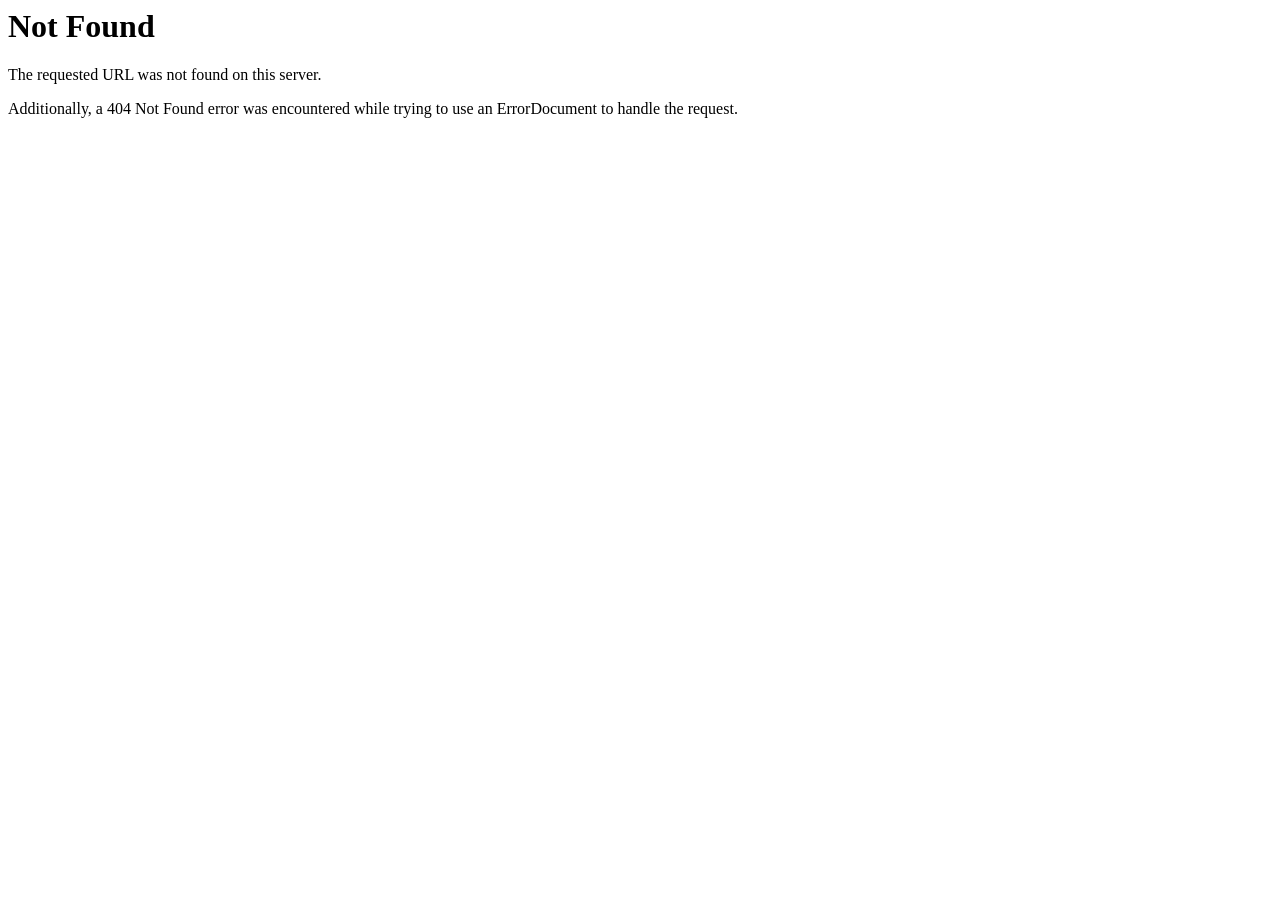
<file: css/owl.video.play.html>
<!DOCTYPE HTML PUBLIC "-//IETF//DTD HTML 2.0//EN">
<html><head>
<title>404 Not Found</title>
</head><body>
<h1>Not Found</h1>
<p>The requested URL was not found on this server.</p>
<p>Additionally, a 404 Not Found
error was encountered while trying to use an ErrorDocument to handle the request.</p>
</body></html>
</file>
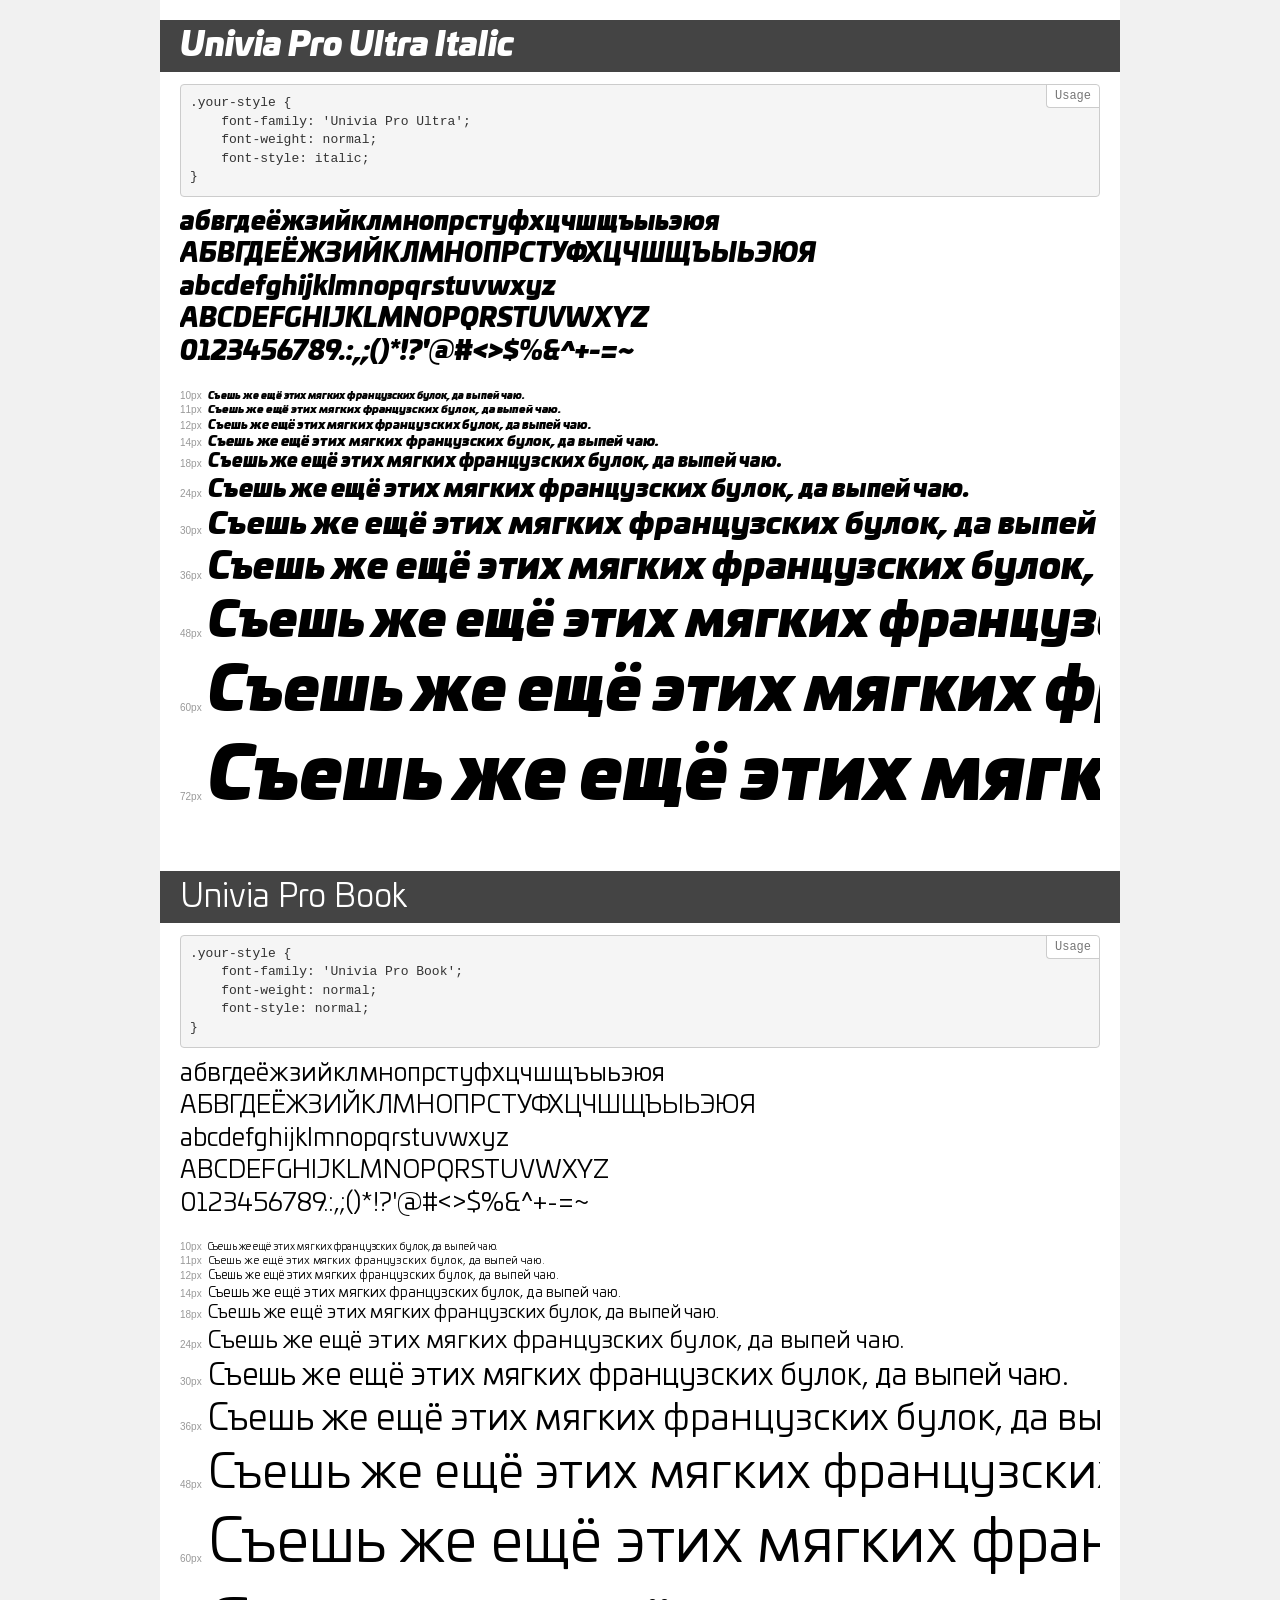
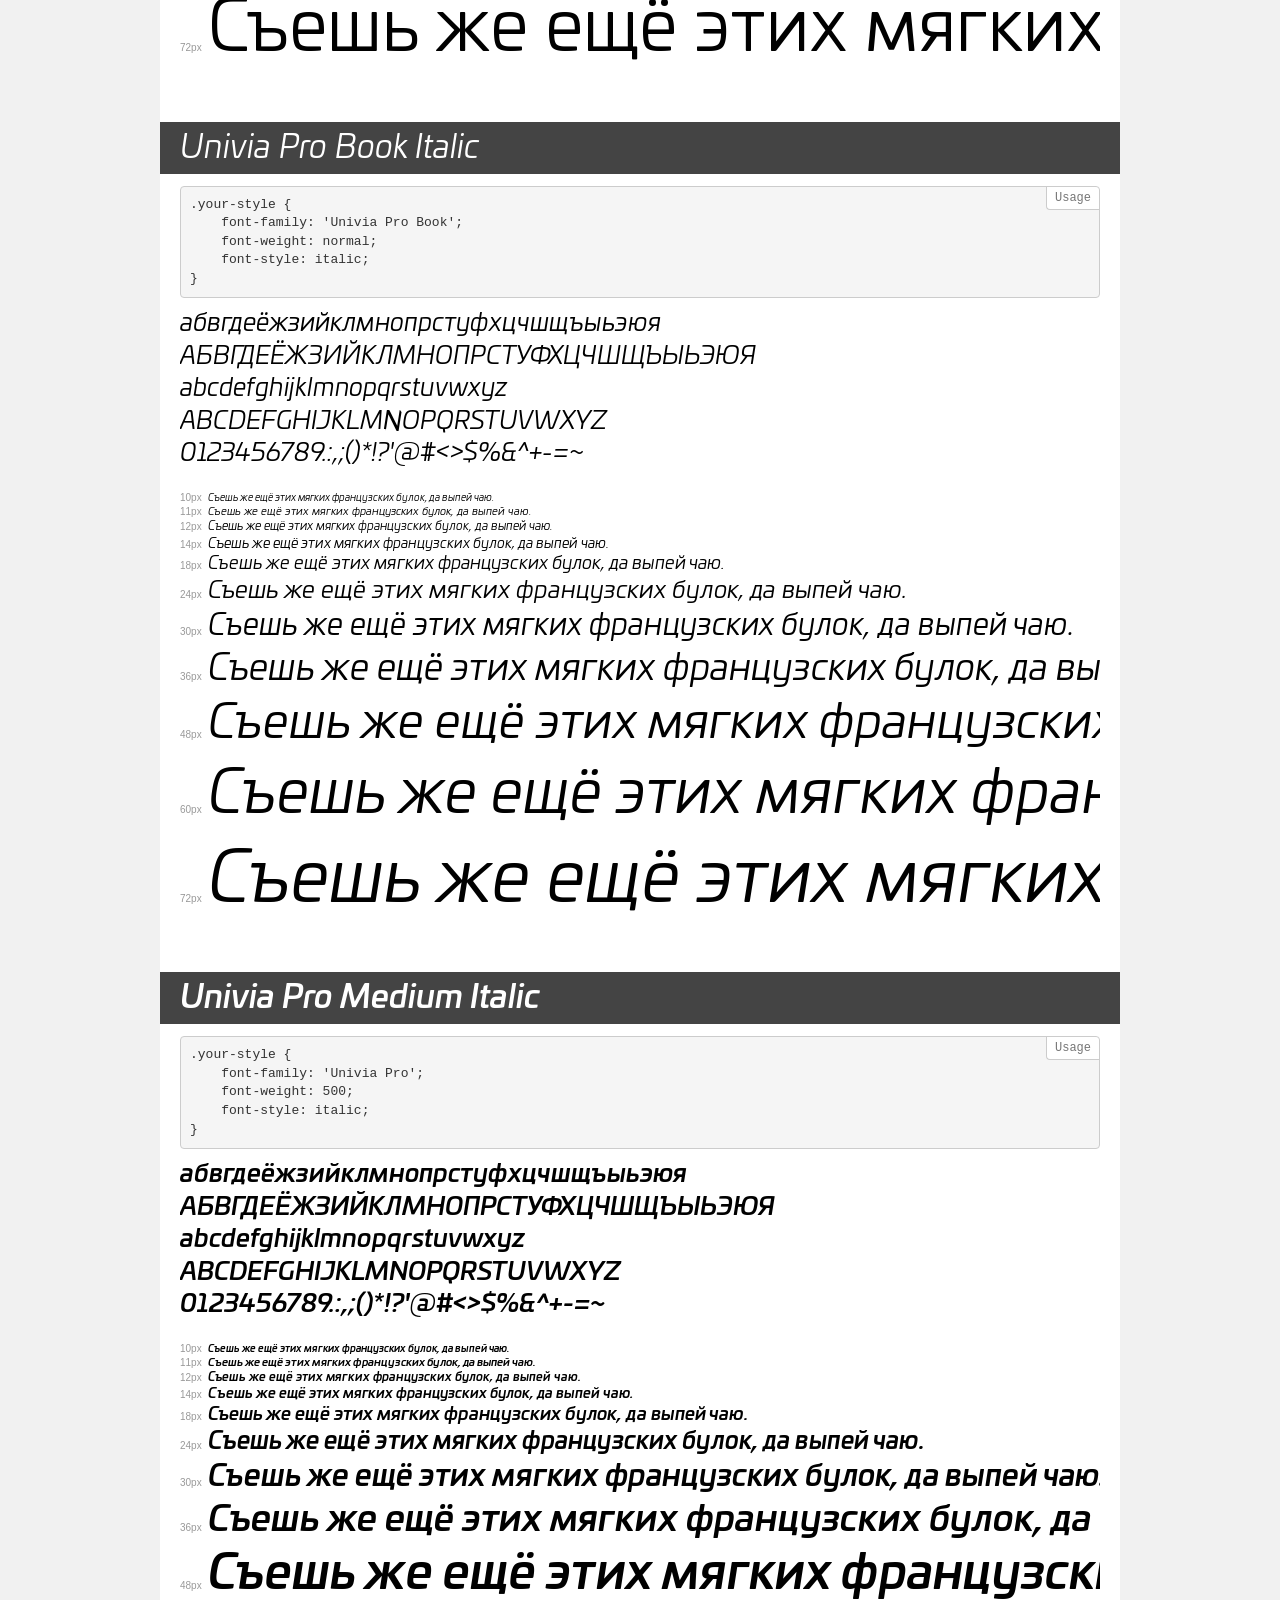
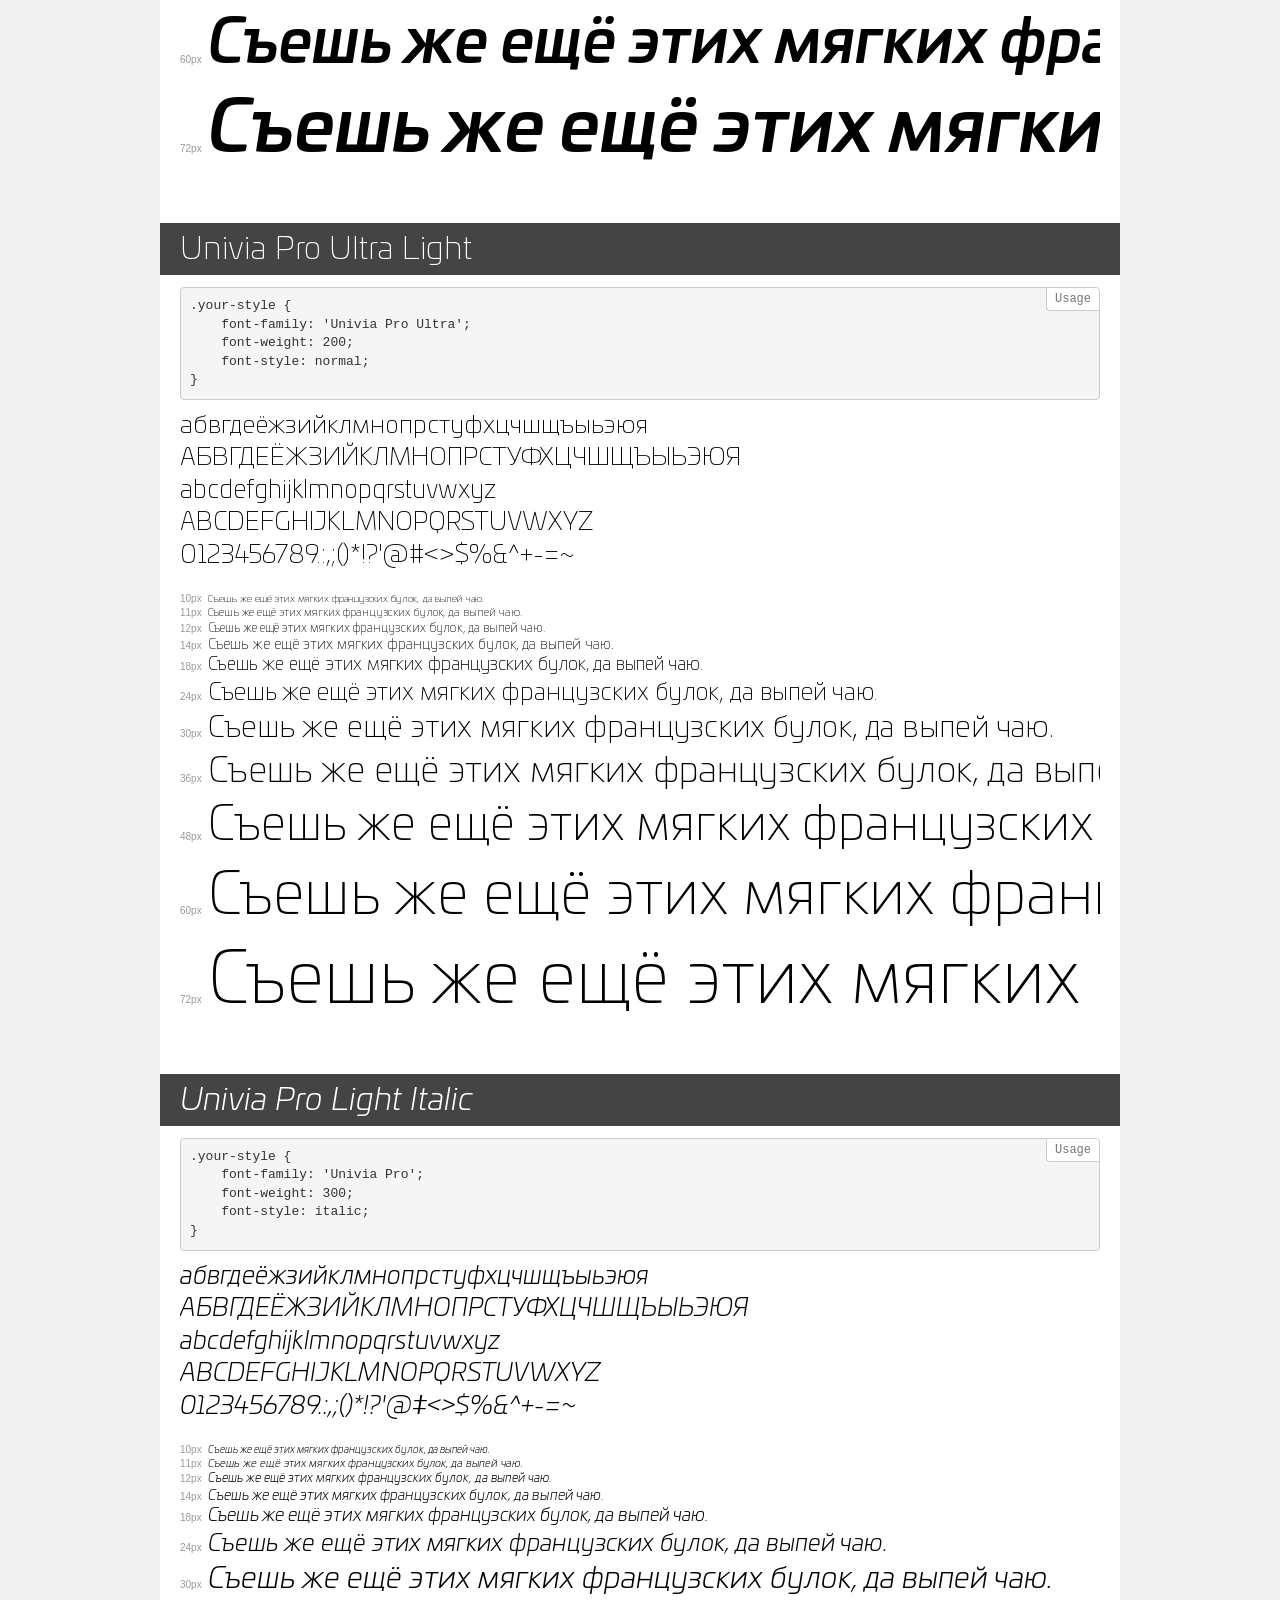
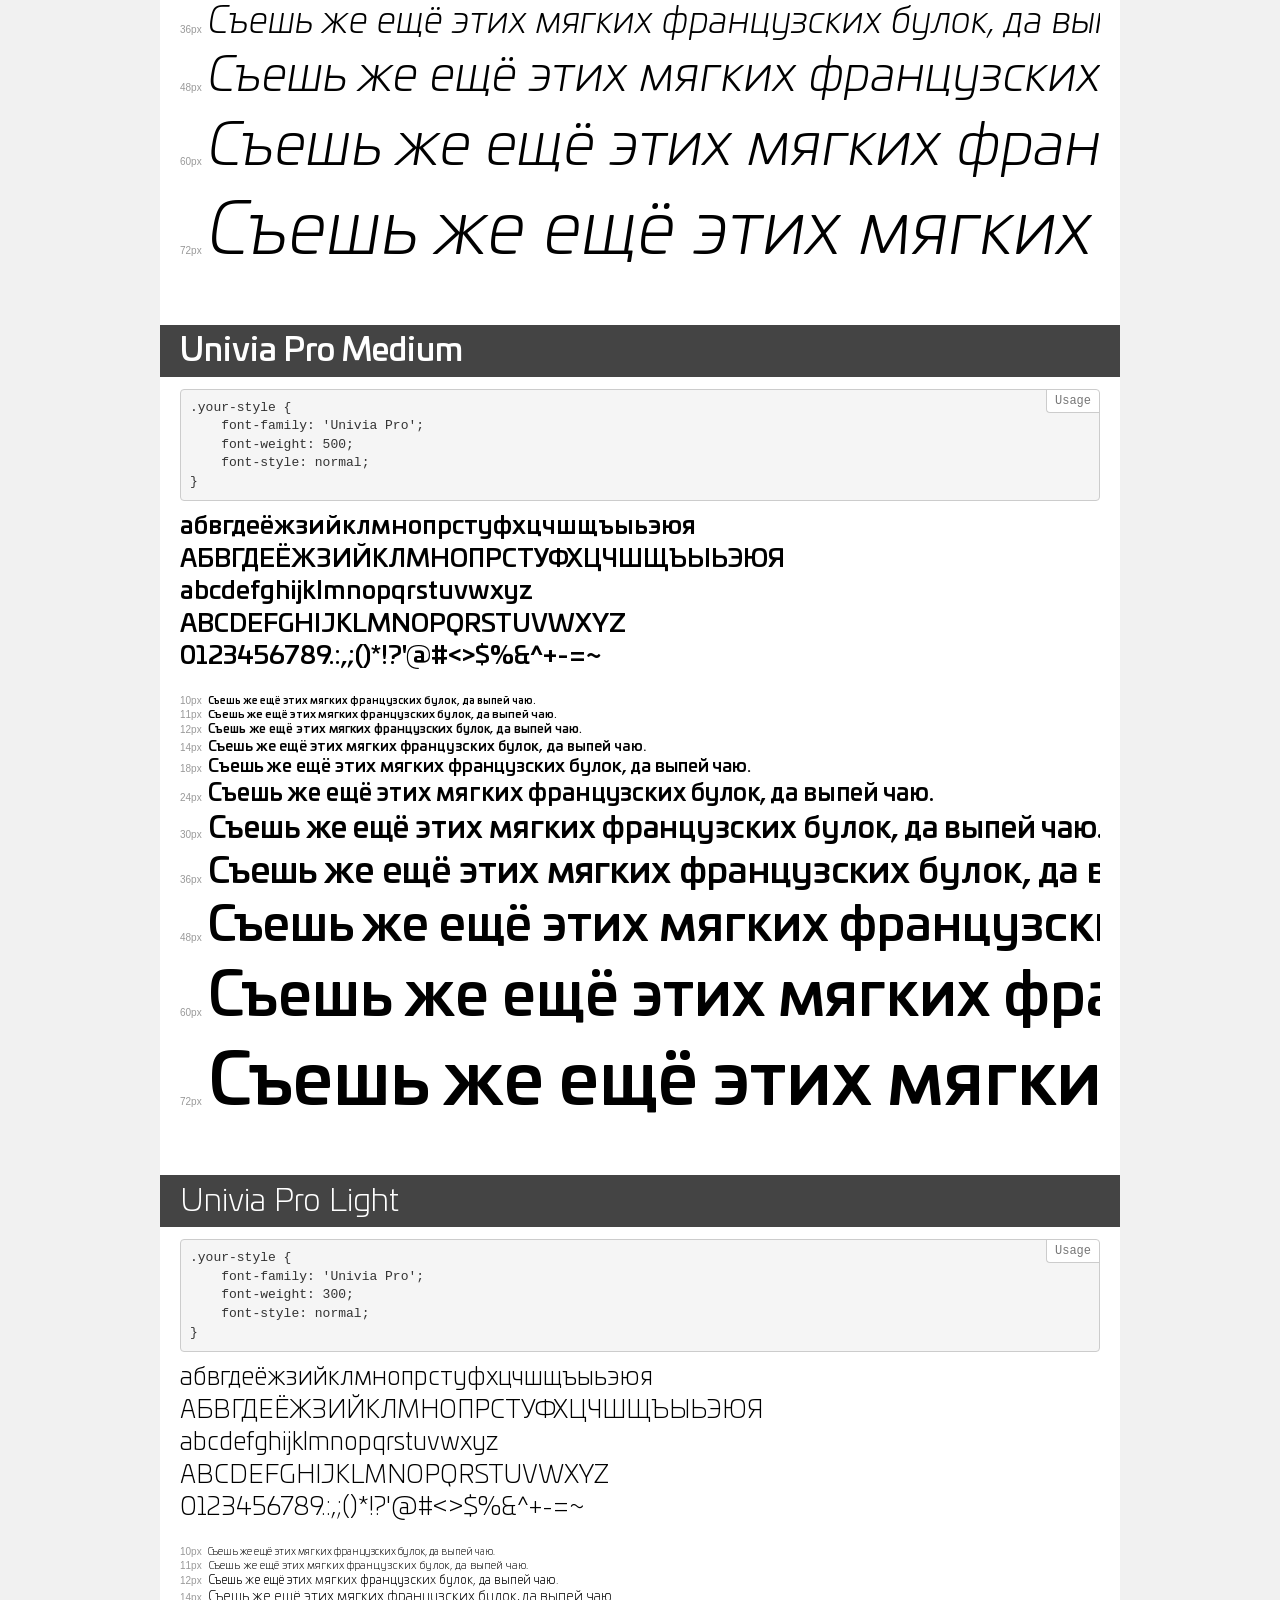
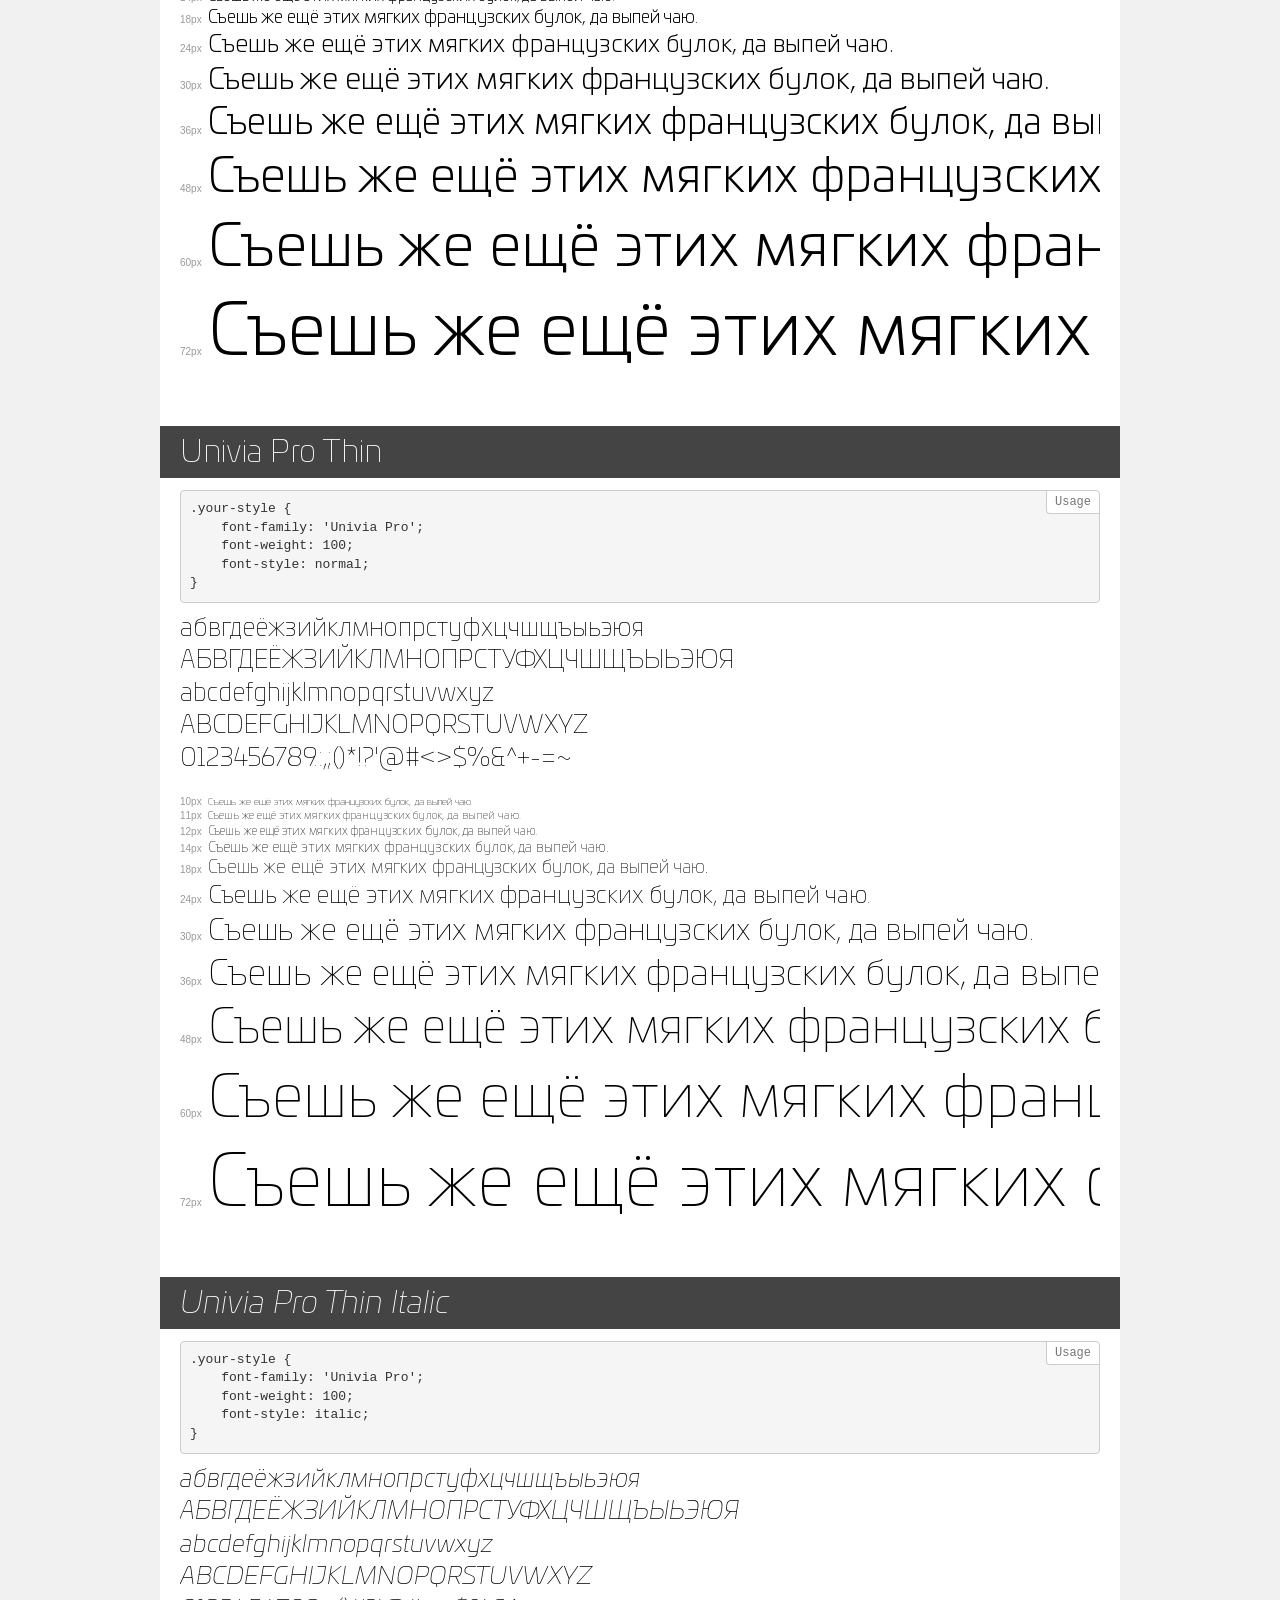
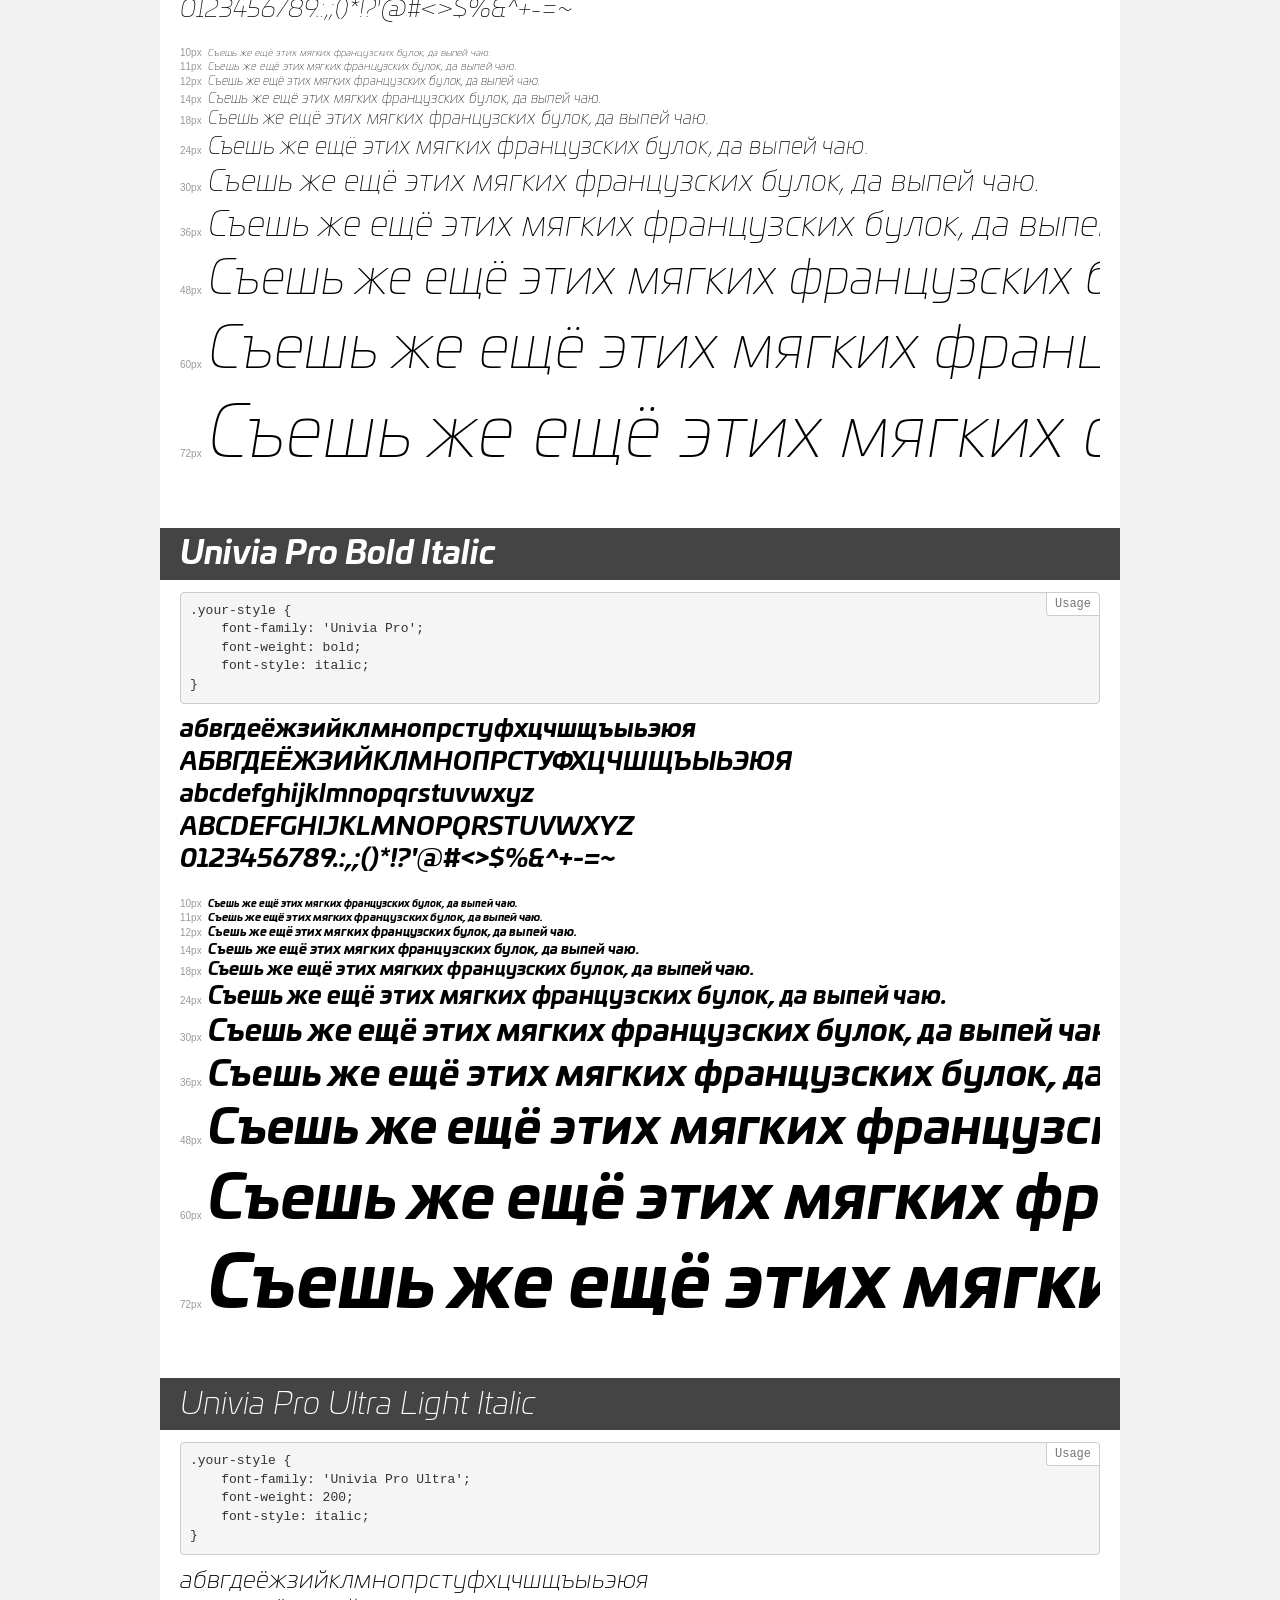
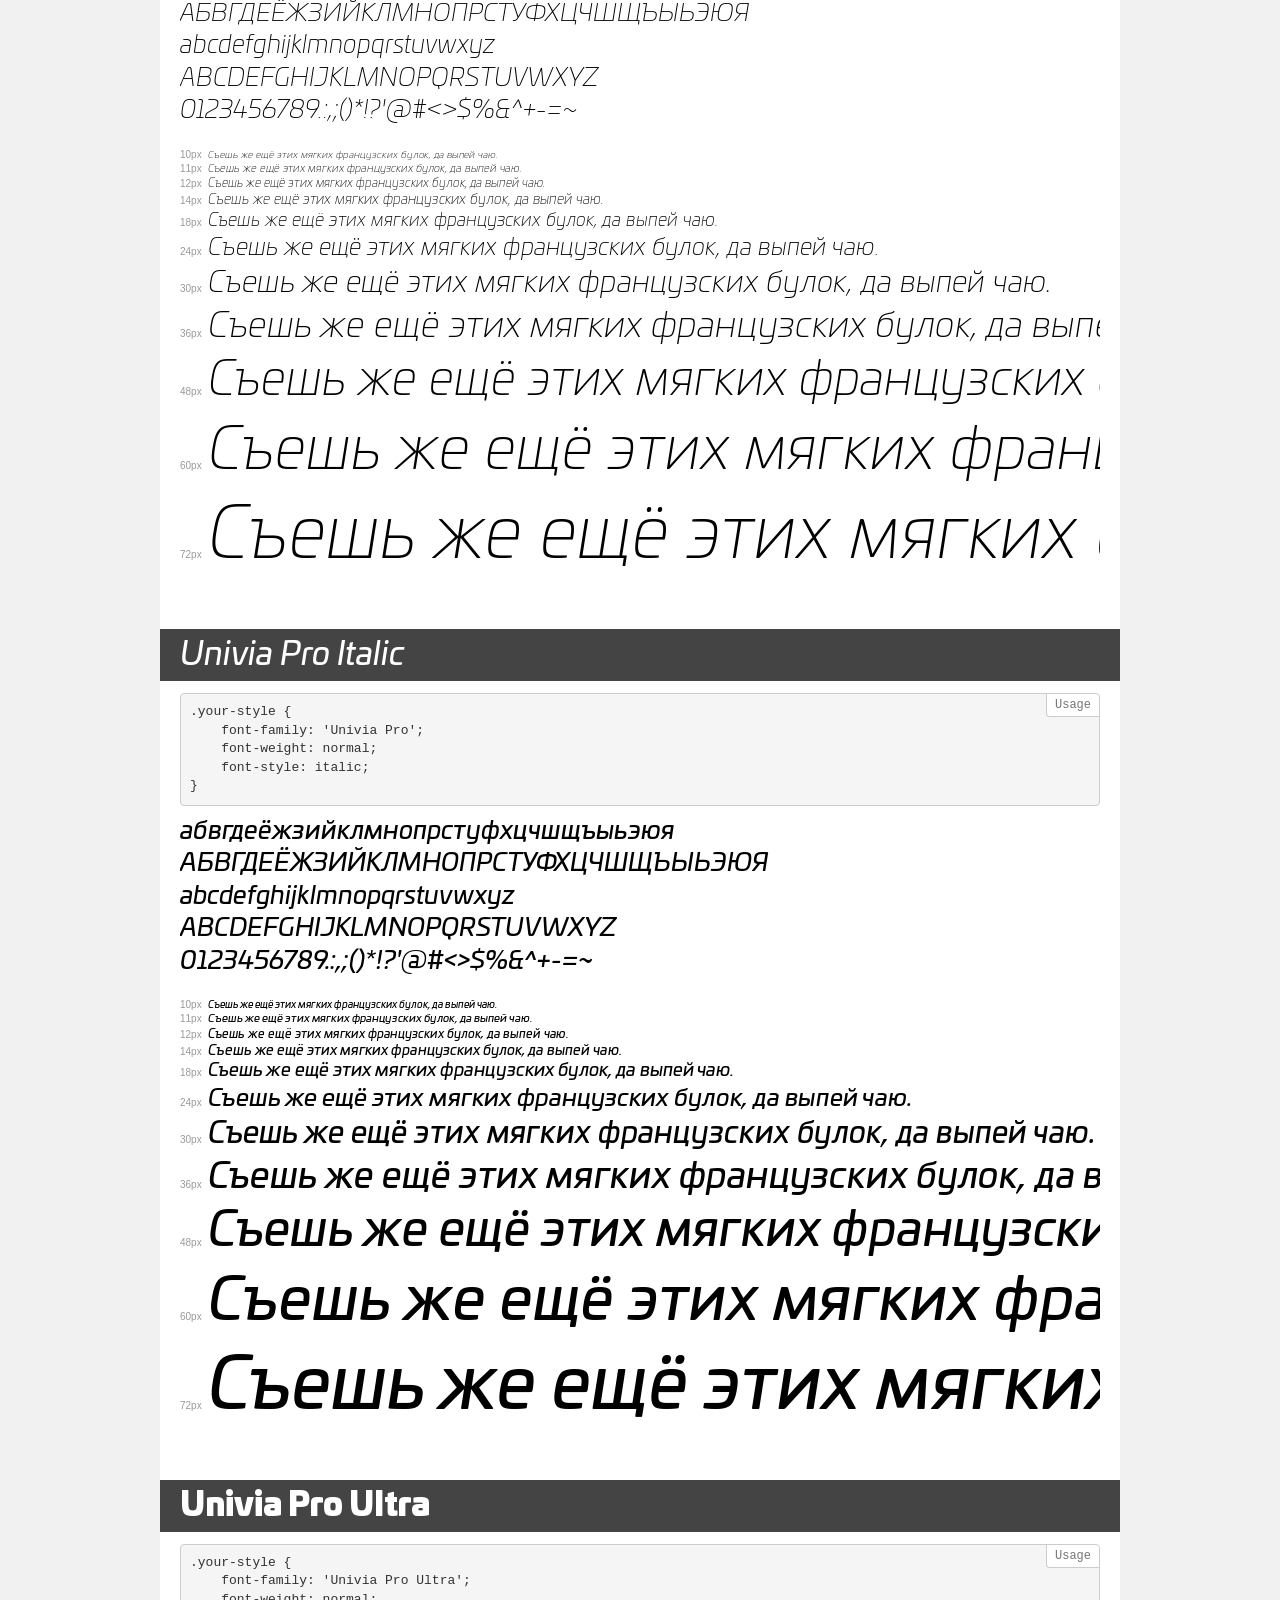
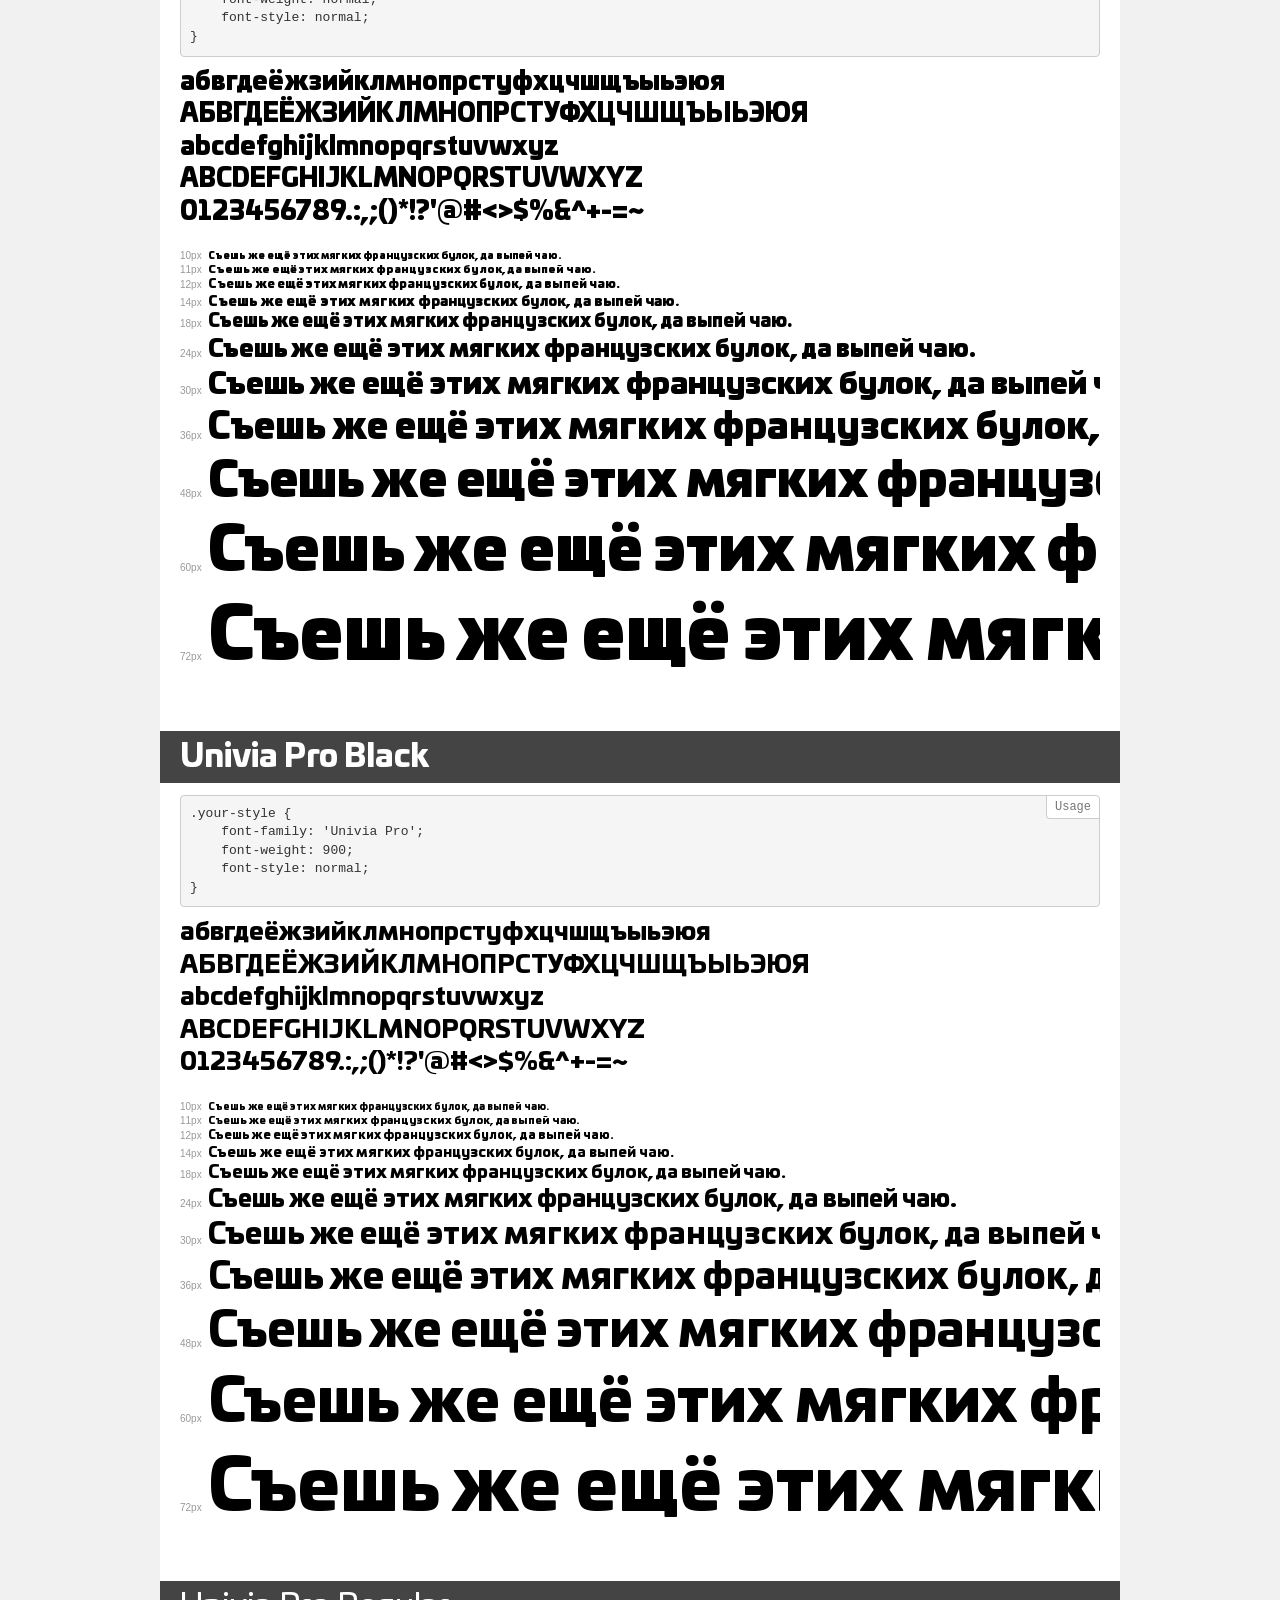
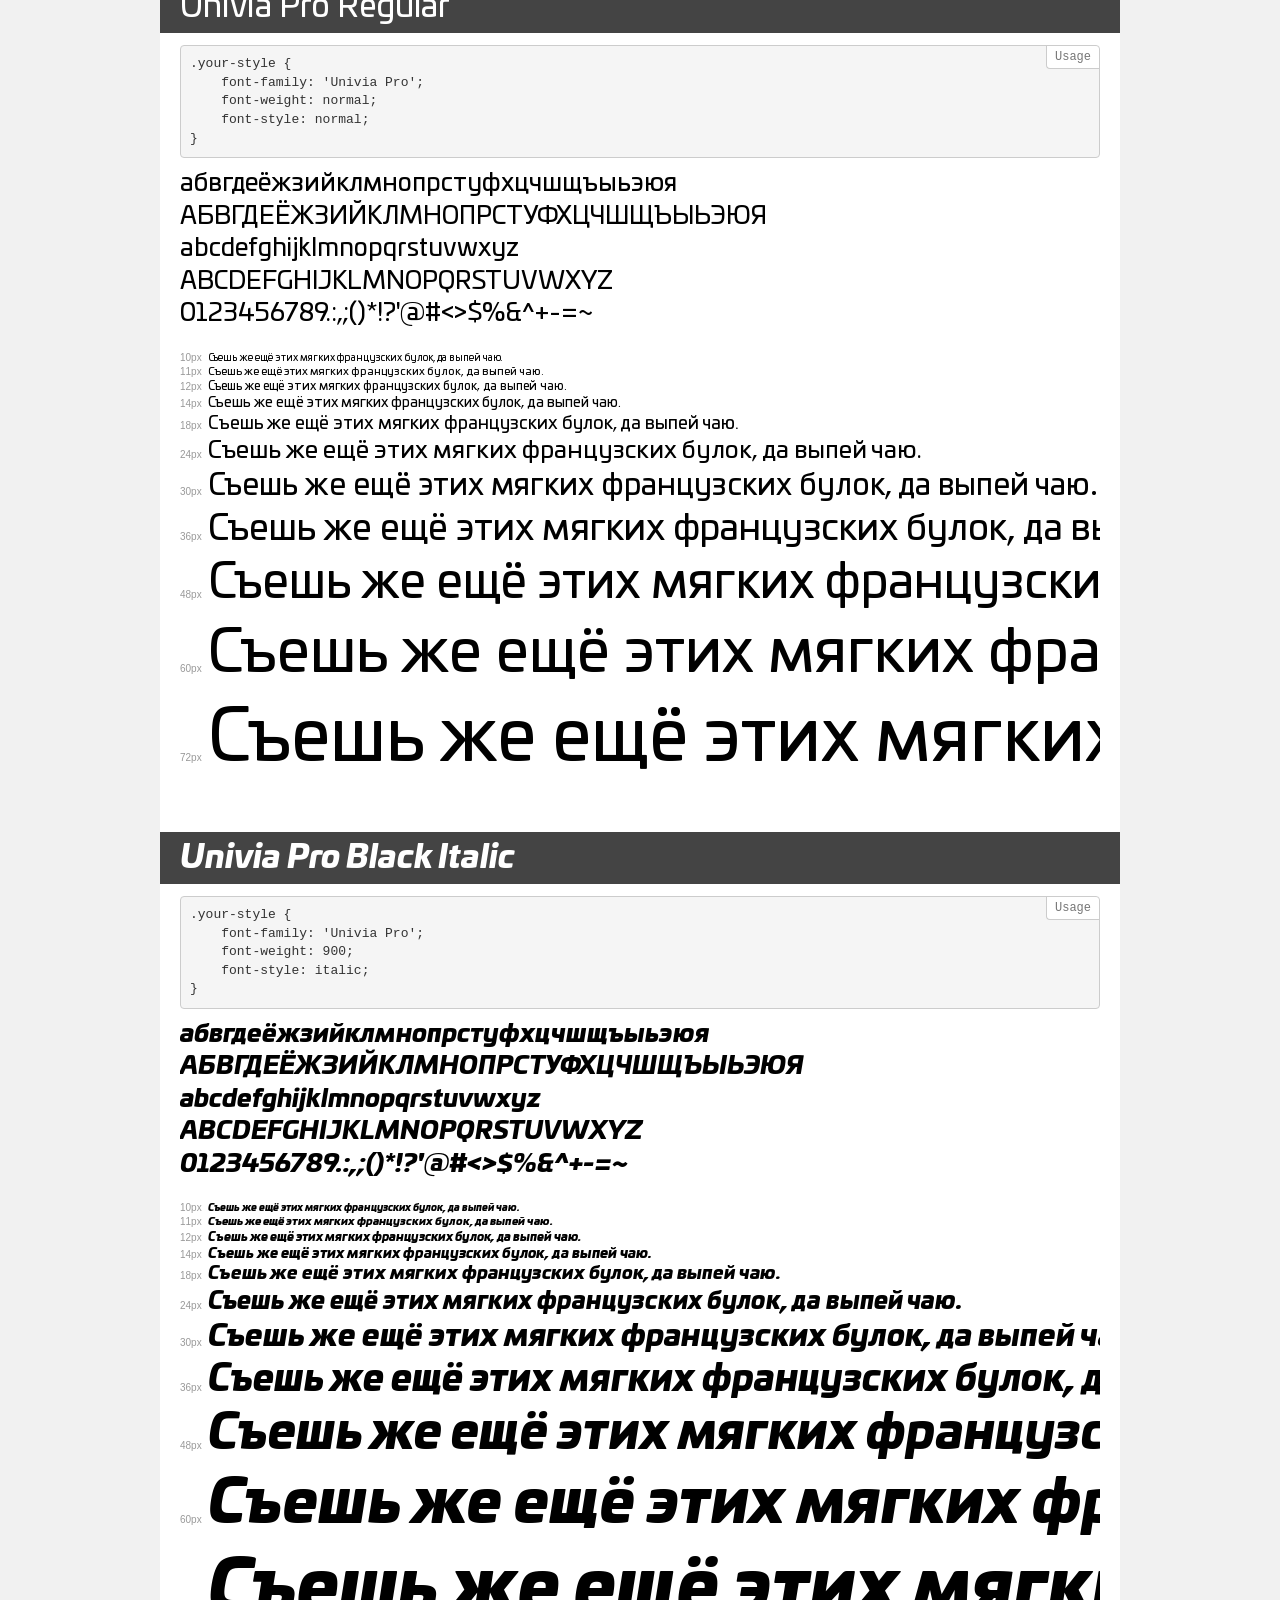
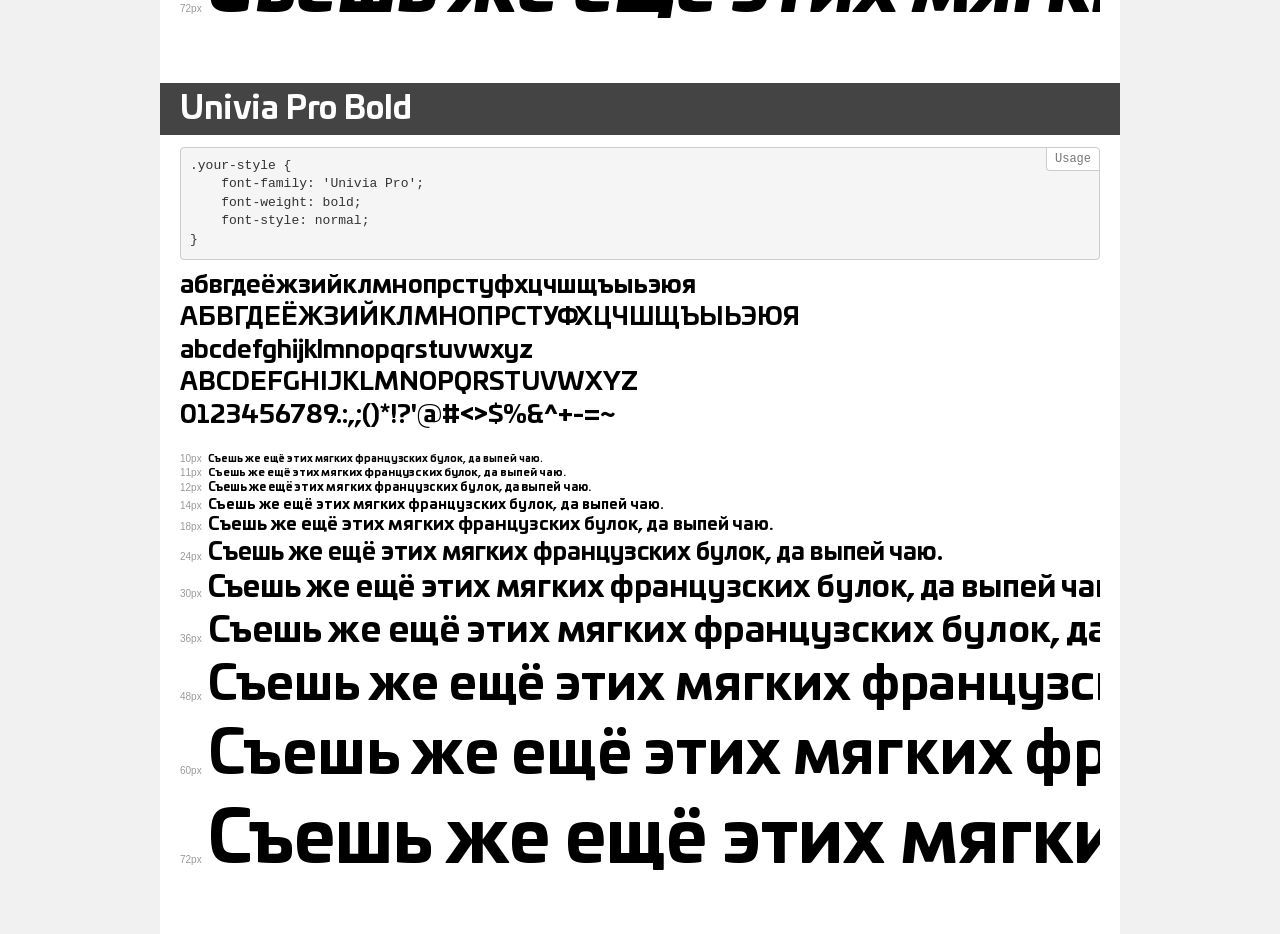
<file: fonts/font/demo.html>
<!DOCTYPE html>
<html>
<head>
    <meta charset="utf-8">
    <meta http-equiv="X-UA-Compatible" content="IE=edge">
    <meta name="viewport" content="width=device-width, initial-scale=1">
    <meta name="robots" content="noindex, noarchive">
    <meta name="format-detection" content="telephone=no">
    <title>Transfonter demo</title>
    <link href="stylesheet.css" rel="stylesheet">
    <style>
        /*
        http://meyerweb.com/eric/tools/css/reset/
        v2.0 | 20110126
        License: none (public domain)
        */
        html, body, div, span, applet, object, iframe,
        h1, h2, h3, h4, h5, h6, p, blockquote, pre,
        a, abbr, acronym, address, big, cite, code,
        del, dfn, em, img, ins, kbd, q, s, samp,
        small, strike, strong, sub, sup, tt, var,
        b, u, i, center,
        dl, dt, dd, ol, ul, li,
        fieldset, form, label, legend,
        table, caption, tbody, tfoot, thead, tr, th, td,
        article, aside, canvas, details, embed,
        figure, figcaption, footer, header, hgroup,
        menu, nav, output, ruby, section, summary,
        time, mark, audio, video {
            margin: 0;
            padding: 0;
            border: 0;
            font-size: 100%;
            font: inherit;
            vertical-align: baseline;
        }
        /* HTML5 display-role reset for older browsers */
        article, aside, details, figcaption, figure,
        footer, header, hgroup, menu, nav, section {
            display: block;
        }
        body {
            line-height: 1;
        }
        ol, ul {
            list-style: none;
        }
        blockquote, q {
            quotes: none;
        }
        blockquote:before, blockquote:after,
        q:before, q:after {
            content: '';
            content: none;
        }
        table {
            border-collapse: collapse;
            border-spacing: 0;
        }
        /* common styles */
        body {
            background: #f1f1f1;
            color: #000;
        }
        .page {
            background: #fff;
            width: 920px;
            margin: 0 auto;
            padding: 20px 20px 0 20px;
            overflow: hidden;
        }
        .font-container {
            overflow-x: auto;
            overflow-y: hidden;
            margin-bottom: 40px;
            line-height: 1.3;
            white-space: nowrap;
            padding-bottom: 5px;
        }
        h1 {
            position: relative;
            background: #444;
            font-size: 32px;
            color: #fff;
            padding: 10px 20px;
            margin: 0 -20px 12px -20px;
        }
        .letters {
            font-size: 25px;
            margin-bottom: 20px;
        }
        .s10:before {
            content: '10px';
        }
        .s11:before {
            content: '11px';
        }
        .s12:before {
            content: '12px';
        }
        .s14:before {
            content: '14px';
        }
        .s18:before {
            content: '18px';
        }
        .s24:before {
            content: '24px';
        }
        .s30:before {
            content: '30px';
        }
        .s36:before {
            content: '36px';
        }
        .s48:before {
            content: '48px';
        }
        .s60:before {
            content: '60px';
        }
        .s72:before {
            content: '72px';
        }
        .s10:before, .s11:before, .s12:before, .s14:before,
        .s18:before, .s24:before, .s30:before, .s36:before,
        .s48:before, .s60:before, .s72:before {
            font-family: Arial, sans-serif;
            font-size: 10px;
            font-weight: normal;
            font-style: normal;
            color: #999;
            padding-right: 6px;
        }
        pre {
            display: block;
            position: relative;
            padding: 9px;
            margin: 0 0 10px;
            font-family: Monaco, Menlo, Consolas, "Courier New", monospace !important;
            font-size: 13px;
            line-height: 1.428571429;
            color: #333;
            font-weight: normal !important;
            font-style: normal !important;
            background-color: #f5f5f5;
            border: 1px solid #ccc;
            overflow-x: auto;
            border-radius: 4px;
        }
        pre:after {
            display: block;
            position: absolute;
            right: 0;
            top: 0;
            content: 'Usage';
            line-height: 1;
            padding: 5px 8px;
            font-size: 12px;
            color: #767676;
            background-color: #fff;
            border: 1px solid #ccc;
            border-right: none;
            border-top: none;
            border-radius: 0 4px 0 4px;
            z-index: 10;
        }
        /* responsive */
        @media (max-width: 959px) {
            .page {
                width: auto;
                margin: 0;
            }
        }
    </style>
</head>
<body>
<div class="page">
    <div class="demo" style="font-family: 'Univia Pro Ultra'; font-weight: normal; font-style: italic;">
        <h1>Univia Pro Ultra Italic</h1>
        <pre>.your-style {
    font-family: 'Univia Pro Ultra';
    font-weight: normal;
    font-style: italic;
}</pre>
        <div class="font-container">
            <p class="letters">
                абвгдеёжзийклмнопрстуфхцчшщъыьэюя<br>
АБВГДЕЁЖЗИЙКЛМНОПРСТУФХЦЧШЩЪЫЬЭЮЯ<br>
abcdefghijklmnopqrstuvwxyz<br>
ABCDEFGHIJKLMNOPQRSTUVWXYZ<br>
                0123456789.:,;()*!?'@#<>$%&^+-=~
            </p>
            <p class="s10" style="font-size: 10px;">Съешь же ещё этих мягких французских булок, да выпей чаю.</p>
            <p class="s11" style="font-size: 11px;">Съешь же ещё этих мягких французских булок, да выпей чаю.</p>
            <p class="s12" style="font-size: 12px;">Съешь же ещё этих мягких французских булок, да выпей чаю.</p>
            <p class="s14" style="font-size: 14px;">Съешь же ещё этих мягких французских булок, да выпей чаю.</p>
            <p class="s18" style="font-size: 18px;">Съешь же ещё этих мягких французских булок, да выпей чаю.</p>
            <p class="s24" style="font-size: 24px;">Съешь же ещё этих мягких французских булок, да выпей чаю.</p>
            <p class="s30" style="font-size: 30px;">Съешь же ещё этих мягких французских булок, да выпей чаю.</p>
            <p class="s36" style="font-size: 36px;">Съешь же ещё этих мягких французских булок, да выпей чаю.</p>
            <p class="s48" style="font-size: 48px;">Съешь же ещё этих мягких французских булок, да выпей чаю.</p>
            <p class="s60" style="font-size: 60px;">Съешь же ещё этих мягких французских булок, да выпей чаю.</p>
            <p class="s72" style="font-size: 72px;">Съешь же ещё этих мягких французских булок, да выпей чаю.</p>
        </div>
    </div>
    <div class="demo" style="font-family: 'Univia Pro Book'; font-weight: normal; font-style: normal;">
        <h1>Univia Pro Book</h1>
        <pre>.your-style {
    font-family: 'Univia Pro Book';
    font-weight: normal;
    font-style: normal;
}</pre>
        <div class="font-container">
            <p class="letters">
                абвгдеёжзийклмнопрстуфхцчшщъыьэюя<br>
АБВГДЕЁЖЗИЙКЛМНОПРСТУФХЦЧШЩЪЫЬЭЮЯ<br>
abcdefghijklmnopqrstuvwxyz<br>
ABCDEFGHIJKLMNOPQRSTUVWXYZ<br>
                0123456789.:,;()*!?'@#<>$%&^+-=~
            </p>
            <p class="s10" style="font-size: 10px;">Съешь же ещё этих мягких французских булок, да выпей чаю.</p>
            <p class="s11" style="font-size: 11px;">Съешь же ещё этих мягких французских булок, да выпей чаю.</p>
            <p class="s12" style="font-size: 12px;">Съешь же ещё этих мягких французских булок, да выпей чаю.</p>
            <p class="s14" style="font-size: 14px;">Съешь же ещё этих мягких французских булок, да выпей чаю.</p>
            <p class="s18" style="font-size: 18px;">Съешь же ещё этих мягких французских булок, да выпей чаю.</p>
            <p class="s24" style="font-size: 24px;">Съешь же ещё этих мягких французских булок, да выпей чаю.</p>
            <p class="s30" style="font-size: 30px;">Съешь же ещё этих мягких французских булок, да выпей чаю.</p>
            <p class="s36" style="font-size: 36px;">Съешь же ещё этих мягких французских булок, да выпей чаю.</p>
            <p class="s48" style="font-size: 48px;">Съешь же ещё этих мягких французских булок, да выпей чаю.</p>
            <p class="s60" style="font-size: 60px;">Съешь же ещё этих мягких французских булок, да выпей чаю.</p>
            <p class="s72" style="font-size: 72px;">Съешь же ещё этих мягких французских булок, да выпей чаю.</p>
        </div>
    </div>
    <div class="demo" style="font-family: 'Univia Pro Book'; font-weight: normal; font-style: italic;">
        <h1>Univia Pro Book Italic</h1>
        <pre>.your-style {
    font-family: 'Univia Pro Book';
    font-weight: normal;
    font-style: italic;
}</pre>
        <div class="font-container">
            <p class="letters">
                абвгдеёжзийклмнопрстуфхцчшщъыьэюя<br>
АБВГДЕЁЖЗИЙКЛМНОПРСТУФХЦЧШЩЪЫЬЭЮЯ<br>
abcdefghijklmnopqrstuvwxyz<br>
ABCDEFGHIJKLMNOPQRSTUVWXYZ<br>
                0123456789.:,;()*!?'@#<>$%&^+-=~
            </p>
            <p class="s10" style="font-size: 10px;">Съешь же ещё этих мягких французских булок, да выпей чаю.</p>
            <p class="s11" style="font-size: 11px;">Съешь же ещё этих мягких французских булок, да выпей чаю.</p>
            <p class="s12" style="font-size: 12px;">Съешь же ещё этих мягких французских булок, да выпей чаю.</p>
            <p class="s14" style="font-size: 14px;">Съешь же ещё этих мягких французских булок, да выпей чаю.</p>
            <p class="s18" style="font-size: 18px;">Съешь же ещё этих мягких французских булок, да выпей чаю.</p>
            <p class="s24" style="font-size: 24px;">Съешь же ещё этих мягких французских булок, да выпей чаю.</p>
            <p class="s30" style="font-size: 30px;">Съешь же ещё этих мягких французских булок, да выпей чаю.</p>
            <p class="s36" style="font-size: 36px;">Съешь же ещё этих мягких французских булок, да выпей чаю.</p>
            <p class="s48" style="font-size: 48px;">Съешь же ещё этих мягких французских булок, да выпей чаю.</p>
            <p class="s60" style="font-size: 60px;">Съешь же ещё этих мягких французских булок, да выпей чаю.</p>
            <p class="s72" style="font-size: 72px;">Съешь же ещё этих мягких французских булок, да выпей чаю.</p>
        </div>
    </div>
    <div class="demo" style="font-family: 'Univia Pro'; font-weight: 500; font-style: italic;">
        <h1>Univia Pro Medium Italic</h1>
        <pre>.your-style {
    font-family: 'Univia Pro';
    font-weight: 500;
    font-style: italic;
}</pre>
        <div class="font-container">
            <p class="letters">
                абвгдеёжзийклмнопрстуфхцчшщъыьэюя<br>
АБВГДЕЁЖЗИЙКЛМНОПРСТУФХЦЧШЩЪЫЬЭЮЯ<br>
abcdefghijklmnopqrstuvwxyz<br>
ABCDEFGHIJKLMNOPQRSTUVWXYZ<br>
                0123456789.:,;()*!?'@#<>$%&^+-=~
            </p>
            <p class="s10" style="font-size: 10px;">Съешь же ещё этих мягких французских булок, да выпей чаю.</p>
            <p class="s11" style="font-size: 11px;">Съешь же ещё этих мягких французских булок, да выпей чаю.</p>
            <p class="s12" style="font-size: 12px;">Съешь же ещё этих мягких французских булок, да выпей чаю.</p>
            <p class="s14" style="font-size: 14px;">Съешь же ещё этих мягких французских булок, да выпей чаю.</p>
            <p class="s18" style="font-size: 18px;">Съешь же ещё этих мягких французских булок, да выпей чаю.</p>
            <p class="s24" style="font-size: 24px;">Съешь же ещё этих мягких французских булок, да выпей чаю.</p>
            <p class="s30" style="font-size: 30px;">Съешь же ещё этих мягких французских булок, да выпей чаю.</p>
            <p class="s36" style="font-size: 36px;">Съешь же ещё этих мягких французских булок, да выпей чаю.</p>
            <p class="s48" style="font-size: 48px;">Съешь же ещё этих мягких французских булок, да выпей чаю.</p>
            <p class="s60" style="font-size: 60px;">Съешь же ещё этих мягких французских булок, да выпей чаю.</p>
            <p class="s72" style="font-size: 72px;">Съешь же ещё этих мягких французских булок, да выпей чаю.</p>
        </div>
    </div>
    <div class="demo" style="font-family: 'Univia Pro Ultra'; font-weight: 200; font-style: normal;">
        <h1>Univia Pro Ultra Light</h1>
        <pre>.your-style {
    font-family: 'Univia Pro Ultra';
    font-weight: 200;
    font-style: normal;
}</pre>
        <div class="font-container">
            <p class="letters">
                абвгдеёжзийклмнопрстуфхцчшщъыьэюя<br>
АБВГДЕЁЖЗИЙКЛМНОПРСТУФХЦЧШЩЪЫЬЭЮЯ<br>
abcdefghijklmnopqrstuvwxyz<br>
ABCDEFGHIJKLMNOPQRSTUVWXYZ<br>
                0123456789.:,;()*!?'@#<>$%&^+-=~
            </p>
            <p class="s10" style="font-size: 10px;">Съешь же ещё этих мягких французских булок, да выпей чаю.</p>
            <p class="s11" style="font-size: 11px;">Съешь же ещё этих мягких французских булок, да выпей чаю.</p>
            <p class="s12" style="font-size: 12px;">Съешь же ещё этих мягких французских булок, да выпей чаю.</p>
            <p class="s14" style="font-size: 14px;">Съешь же ещё этих мягких французских булок, да выпей чаю.</p>
            <p class="s18" style="font-size: 18px;">Съешь же ещё этих мягких французских булок, да выпей чаю.</p>
            <p class="s24" style="font-size: 24px;">Съешь же ещё этих мягких французских булок, да выпей чаю.</p>
            <p class="s30" style="font-size: 30px;">Съешь же ещё этих мягких французских булок, да выпей чаю.</p>
            <p class="s36" style="font-size: 36px;">Съешь же ещё этих мягких французских булок, да выпей чаю.</p>
            <p class="s48" style="font-size: 48px;">Съешь же ещё этих мягких французских булок, да выпей чаю.</p>
            <p class="s60" style="font-size: 60px;">Съешь же ещё этих мягких французских булок, да выпей чаю.</p>
            <p class="s72" style="font-size: 72px;">Съешь же ещё этих мягких французских булок, да выпей чаю.</p>
        </div>
    </div>
    <div class="demo" style="font-family: 'Univia Pro'; font-weight: 300; font-style: italic;">
        <h1>Univia Pro Light Italic</h1>
        <pre>.your-style {
    font-family: 'Univia Pro';
    font-weight: 300;
    font-style: italic;
}</pre>
        <div class="font-container">
            <p class="letters">
                абвгдеёжзийклмнопрстуфхцчшщъыьэюя<br>
АБВГДЕЁЖЗИЙКЛМНОПРСТУФХЦЧШЩЪЫЬЭЮЯ<br>
abcdefghijklmnopqrstuvwxyz<br>
ABCDEFGHIJKLMNOPQRSTUVWXYZ<br>
                0123456789.:,;()*!?'@#<>$%&^+-=~
            </p>
            <p class="s10" style="font-size: 10px;">Съешь же ещё этих мягких французских булок, да выпей чаю.</p>
            <p class="s11" style="font-size: 11px;">Съешь же ещё этих мягких французских булок, да выпей чаю.</p>
            <p class="s12" style="font-size: 12px;">Съешь же ещё этих мягких французских булок, да выпей чаю.</p>
            <p class="s14" style="font-size: 14px;">Съешь же ещё этих мягких французских булок, да выпей чаю.</p>
            <p class="s18" style="font-size: 18px;">Съешь же ещё этих мягких французских булок, да выпей чаю.</p>
            <p class="s24" style="font-size: 24px;">Съешь же ещё этих мягких французских булок, да выпей чаю.</p>
            <p class="s30" style="font-size: 30px;">Съешь же ещё этих мягких французских булок, да выпей чаю.</p>
            <p class="s36" style="font-size: 36px;">Съешь же ещё этих мягких французских булок, да выпей чаю.</p>
            <p class="s48" style="font-size: 48px;">Съешь же ещё этих мягких французских булок, да выпей чаю.</p>
            <p class="s60" style="font-size: 60px;">Съешь же ещё этих мягких французских булок, да выпей чаю.</p>
            <p class="s72" style="font-size: 72px;">Съешь же ещё этих мягких французских булок, да выпей чаю.</p>
        </div>
    </div>
    <div class="demo" style="font-family: 'Univia Pro'; font-weight: 500; font-style: normal;">
        <h1>Univia Pro Medium</h1>
        <pre>.your-style {
    font-family: 'Univia Pro';
    font-weight: 500;
    font-style: normal;
}</pre>
        <div class="font-container">
            <p class="letters">
                абвгдеёжзийклмнопрстуфхцчшщъыьэюя<br>
АБВГДЕЁЖЗИЙКЛМНОПРСТУФХЦЧШЩЪЫЬЭЮЯ<br>
abcdefghijklmnopqrstuvwxyz<br>
ABCDEFGHIJKLMNOPQRSTUVWXYZ<br>
                0123456789.:,;()*!?'@#<>$%&^+-=~
            </p>
            <p class="s10" style="font-size: 10px;">Съешь же ещё этих мягких французских булок, да выпей чаю.</p>
            <p class="s11" style="font-size: 11px;">Съешь же ещё этих мягких французских булок, да выпей чаю.</p>
            <p class="s12" style="font-size: 12px;">Съешь же ещё этих мягких французских булок, да выпей чаю.</p>
            <p class="s14" style="font-size: 14px;">Съешь же ещё этих мягких французских булок, да выпей чаю.</p>
            <p class="s18" style="font-size: 18px;">Съешь же ещё этих мягких французских булок, да выпей чаю.</p>
            <p class="s24" style="font-size: 24px;">Съешь же ещё этих мягких французских булок, да выпей чаю.</p>
            <p class="s30" style="font-size: 30px;">Съешь же ещё этих мягких французских булок, да выпей чаю.</p>
            <p class="s36" style="font-size: 36px;">Съешь же ещё этих мягких французских булок, да выпей чаю.</p>
            <p class="s48" style="font-size: 48px;">Съешь же ещё этих мягких французских булок, да выпей чаю.</p>
            <p class="s60" style="font-size: 60px;">Съешь же ещё этих мягких французских булок, да выпей чаю.</p>
            <p class="s72" style="font-size: 72px;">Съешь же ещё этих мягких французских булок, да выпей чаю.</p>
        </div>
    </div>
    <div class="demo" style="font-family: 'Univia Pro'; font-weight: 300; font-style: normal;">
        <h1>Univia Pro Light</h1>
        <pre>.your-style {
    font-family: 'Univia Pro';
    font-weight: 300;
    font-style: normal;
}</pre>
        <div class="font-container">
            <p class="letters">
                абвгдеёжзийклмнопрстуфхцчшщъыьэюя<br>
АБВГДЕЁЖЗИЙКЛМНОПРСТУФХЦЧШЩЪЫЬЭЮЯ<br>
abcdefghijklmnopqrstuvwxyz<br>
ABCDEFGHIJKLMNOPQRSTUVWXYZ<br>
                0123456789.:,;()*!?'@#<>$%&^+-=~
            </p>
            <p class="s10" style="font-size: 10px;">Съешь же ещё этих мягких французских булок, да выпей чаю.</p>
            <p class="s11" style="font-size: 11px;">Съешь же ещё этих мягких французских булок, да выпей чаю.</p>
            <p class="s12" style="font-size: 12px;">Съешь же ещё этих мягких французских булок, да выпей чаю.</p>
            <p class="s14" style="font-size: 14px;">Съешь же ещё этих мягких французских булок, да выпей чаю.</p>
            <p class="s18" style="font-size: 18px;">Съешь же ещё этих мягких французских булок, да выпей чаю.</p>
            <p class="s24" style="font-size: 24px;">Съешь же ещё этих мягких французских булок, да выпей чаю.</p>
            <p class="s30" style="font-size: 30px;">Съешь же ещё этих мягких французских булок, да выпей чаю.</p>
            <p class="s36" style="font-size: 36px;">Съешь же ещё этих мягких французских булок, да выпей чаю.</p>
            <p class="s48" style="font-size: 48px;">Съешь же ещё этих мягких французских булок, да выпей чаю.</p>
            <p class="s60" style="font-size: 60px;">Съешь же ещё этих мягких французских булок, да выпей чаю.</p>
            <p class="s72" style="font-size: 72px;">Съешь же ещё этих мягких французских булок, да выпей чаю.</p>
        </div>
    </div>
    <div class="demo" style="font-family: 'Univia Pro'; font-weight: 100; font-style: normal;">
        <h1>Univia Pro Thin</h1>
        <pre>.your-style {
    font-family: 'Univia Pro';
    font-weight: 100;
    font-style: normal;
}</pre>
        <div class="font-container">
            <p class="letters">
                абвгдеёжзийклмнопрстуфхцчшщъыьэюя<br>
АБВГДЕЁЖЗИЙКЛМНОПРСТУФХЦЧШЩЪЫЬЭЮЯ<br>
abcdefghijklmnopqrstuvwxyz<br>
ABCDEFGHIJKLMNOPQRSTUVWXYZ<br>
                0123456789.:,;()*!?'@#<>$%&^+-=~
            </p>
            <p class="s10" style="font-size: 10px;">Съешь же ещё этих мягких французских булок, да выпей чаю.</p>
            <p class="s11" style="font-size: 11px;">Съешь же ещё этих мягких французских булок, да выпей чаю.</p>
            <p class="s12" style="font-size: 12px;">Съешь же ещё этих мягких французских булок, да выпей чаю.</p>
            <p class="s14" style="font-size: 14px;">Съешь же ещё этих мягких французских булок, да выпей чаю.</p>
            <p class="s18" style="font-size: 18px;">Съешь же ещё этих мягких французских булок, да выпей чаю.</p>
            <p class="s24" style="font-size: 24px;">Съешь же ещё этих мягких французских булок, да выпей чаю.</p>
            <p class="s30" style="font-size: 30px;">Съешь же ещё этих мягких французских булок, да выпей чаю.</p>
            <p class="s36" style="font-size: 36px;">Съешь же ещё этих мягких французских булок, да выпей чаю.</p>
            <p class="s48" style="font-size: 48px;">Съешь же ещё этих мягких французских булок, да выпей чаю.</p>
            <p class="s60" style="font-size: 60px;">Съешь же ещё этих мягких французских булок, да выпей чаю.</p>
            <p class="s72" style="font-size: 72px;">Съешь же ещё этих мягких французских булок, да выпей чаю.</p>
        </div>
    </div>
    <div class="demo" style="font-family: 'Univia Pro'; font-weight: 100; font-style: italic;">
        <h1>Univia Pro Thin Italic</h1>
        <pre>.your-style {
    font-family: 'Univia Pro';
    font-weight: 100;
    font-style: italic;
}</pre>
        <div class="font-container">
            <p class="letters">
                абвгдеёжзийклмнопрстуфхцчшщъыьэюя<br>
АБВГДЕЁЖЗИЙКЛМНОПРСТУФХЦЧШЩЪЫЬЭЮЯ<br>
abcdefghijklmnopqrstuvwxyz<br>
ABCDEFGHIJKLMNOPQRSTUVWXYZ<br>
                0123456789.:,;()*!?'@#<>$%&^+-=~
            </p>
            <p class="s10" style="font-size: 10px;">Съешь же ещё этих мягких французских булок, да выпей чаю.</p>
            <p class="s11" style="font-size: 11px;">Съешь же ещё этих мягких французских булок, да выпей чаю.</p>
            <p class="s12" style="font-size: 12px;">Съешь же ещё этих мягких французских булок, да выпей чаю.</p>
            <p class="s14" style="font-size: 14px;">Съешь же ещё этих мягких французских булок, да выпей чаю.</p>
            <p class="s18" style="font-size: 18px;">Съешь же ещё этих мягких французских булок, да выпей чаю.</p>
            <p class="s24" style="font-size: 24px;">Съешь же ещё этих мягких французских булок, да выпей чаю.</p>
            <p class="s30" style="font-size: 30px;">Съешь же ещё этих мягких французских булок, да выпей чаю.</p>
            <p class="s36" style="font-size: 36px;">Съешь же ещё этих мягких французских булок, да выпей чаю.</p>
            <p class="s48" style="font-size: 48px;">Съешь же ещё этих мягких французских булок, да выпей чаю.</p>
            <p class="s60" style="font-size: 60px;">Съешь же ещё этих мягких французских булок, да выпей чаю.</p>
            <p class="s72" style="font-size: 72px;">Съешь же ещё этих мягких французских булок, да выпей чаю.</p>
        </div>
    </div>
    <div class="demo" style="font-family: 'Univia Pro'; font-weight: bold; font-style: italic;">
        <h1>Univia Pro Bold Italic</h1>
        <pre>.your-style {
    font-family: 'Univia Pro';
    font-weight: bold;
    font-style: italic;
}</pre>
        <div class="font-container">
            <p class="letters">
                абвгдеёжзийклмнопрстуфхцчшщъыьэюя<br>
АБВГДЕЁЖЗИЙКЛМНОПРСТУФХЦЧШЩЪЫЬЭЮЯ<br>
abcdefghijklmnopqrstuvwxyz<br>
ABCDEFGHIJKLMNOPQRSTUVWXYZ<br>
                0123456789.:,;()*!?'@#<>$%&^+-=~
            </p>
            <p class="s10" style="font-size: 10px;">Съешь же ещё этих мягких французских булок, да выпей чаю.</p>
            <p class="s11" style="font-size: 11px;">Съешь же ещё этих мягких французских булок, да выпей чаю.</p>
            <p class="s12" style="font-size: 12px;">Съешь же ещё этих мягких французских булок, да выпей чаю.</p>
            <p class="s14" style="font-size: 14px;">Съешь же ещё этих мягких французских булок, да выпей чаю.</p>
            <p class="s18" style="font-size: 18px;">Съешь же ещё этих мягких французских булок, да выпей чаю.</p>
            <p class="s24" style="font-size: 24px;">Съешь же ещё этих мягких французских булок, да выпей чаю.</p>
            <p class="s30" style="font-size: 30px;">Съешь же ещё этих мягких французских булок, да выпей чаю.</p>
            <p class="s36" style="font-size: 36px;">Съешь же ещё этих мягких французских булок, да выпей чаю.</p>
            <p class="s48" style="font-size: 48px;">Съешь же ещё этих мягких французских булок, да выпей чаю.</p>
            <p class="s60" style="font-size: 60px;">Съешь же ещё этих мягких французских булок, да выпей чаю.</p>
            <p class="s72" style="font-size: 72px;">Съешь же ещё этих мягких французских булок, да выпей чаю.</p>
        </div>
    </div>
    <div class="demo" style="font-family: 'Univia Pro Ultra'; font-weight: 200; font-style: italic;">
        <h1>Univia Pro Ultra Light Italic</h1>
        <pre>.your-style {
    font-family: 'Univia Pro Ultra';
    font-weight: 200;
    font-style: italic;
}</pre>
        <div class="font-container">
            <p class="letters">
                абвгдеёжзийклмнопрстуфхцчшщъыьэюя<br>
АБВГДЕЁЖЗИЙКЛМНОПРСТУФХЦЧШЩЪЫЬЭЮЯ<br>
abcdefghijklmnopqrstuvwxyz<br>
ABCDEFGHIJKLMNOPQRSTUVWXYZ<br>
                0123456789.:,;()*!?'@#<>$%&^+-=~
            </p>
            <p class="s10" style="font-size: 10px;">Съешь же ещё этих мягких французских булок, да выпей чаю.</p>
            <p class="s11" style="font-size: 11px;">Съешь же ещё этих мягких французских булок, да выпей чаю.</p>
            <p class="s12" style="font-size: 12px;">Съешь же ещё этих мягких французских булок, да выпей чаю.</p>
            <p class="s14" style="font-size: 14px;">Съешь же ещё этих мягких французских булок, да выпей чаю.</p>
            <p class="s18" style="font-size: 18px;">Съешь же ещё этих мягких французских булок, да выпей чаю.</p>
            <p class="s24" style="font-size: 24px;">Съешь же ещё этих мягких французских булок, да выпей чаю.</p>
            <p class="s30" style="font-size: 30px;">Съешь же ещё этих мягких французских булок, да выпей чаю.</p>
            <p class="s36" style="font-size: 36px;">Съешь же ещё этих мягких французских булок, да выпей чаю.</p>
            <p class="s48" style="font-size: 48px;">Съешь же ещё этих мягких французских булок, да выпей чаю.</p>
            <p class="s60" style="font-size: 60px;">Съешь же ещё этих мягких французских булок, да выпей чаю.</p>
            <p class="s72" style="font-size: 72px;">Съешь же ещё этих мягких французских булок, да выпей чаю.</p>
        </div>
    </div>
    <div class="demo" style="font-family: 'Univia Pro'; font-weight: normal; font-style: italic;">
        <h1>Univia Pro Italic</h1>
        <pre>.your-style {
    font-family: 'Univia Pro';
    font-weight: normal;
    font-style: italic;
}</pre>
        <div class="font-container">
            <p class="letters">
                абвгдеёжзийклмнопрстуфхцчшщъыьэюя<br>
АБВГДЕЁЖЗИЙКЛМНОПРСТУФХЦЧШЩЪЫЬЭЮЯ<br>
abcdefghijklmnopqrstuvwxyz<br>
ABCDEFGHIJKLMNOPQRSTUVWXYZ<br>
                0123456789.:,;()*!?'@#<>$%&^+-=~
            </p>
            <p class="s10" style="font-size: 10px;">Съешь же ещё этих мягких французских булок, да выпей чаю.</p>
            <p class="s11" style="font-size: 11px;">Съешь же ещё этих мягких французских булок, да выпей чаю.</p>
            <p class="s12" style="font-size: 12px;">Съешь же ещё этих мягких французских булок, да выпей чаю.</p>
            <p class="s14" style="font-size: 14px;">Съешь же ещё этих мягких французских булок, да выпей чаю.</p>
            <p class="s18" style="font-size: 18px;">Съешь же ещё этих мягких французских булок, да выпей чаю.</p>
            <p class="s24" style="font-size: 24px;">Съешь же ещё этих мягких французских булок, да выпей чаю.</p>
            <p class="s30" style="font-size: 30px;">Съешь же ещё этих мягких французских булок, да выпей чаю.</p>
            <p class="s36" style="font-size: 36px;">Съешь же ещё этих мягких французских булок, да выпей чаю.</p>
            <p class="s48" style="font-size: 48px;">Съешь же ещё этих мягких французских булок, да выпей чаю.</p>
            <p class="s60" style="font-size: 60px;">Съешь же ещё этих мягких французских булок, да выпей чаю.</p>
            <p class="s72" style="font-size: 72px;">Съешь же ещё этих мягких французских булок, да выпей чаю.</p>
        </div>
    </div>
    <div class="demo" style="font-family: 'Univia Pro Ultra'; font-weight: normal; font-style: normal;">
        <h1>Univia Pro Ultra</h1>
        <pre>.your-style {
    font-family: 'Univia Pro Ultra';
    font-weight: normal;
    font-style: normal;
}</pre>
        <div class="font-container">
            <p class="letters">
                абвгдеёжзийклмнопрстуфхцчшщъыьэюя<br>
АБВГДЕЁЖЗИЙКЛМНОПРСТУФХЦЧШЩЪЫЬЭЮЯ<br>
abcdefghijklmnopqrstuvwxyz<br>
ABCDEFGHIJKLMNOPQRSTUVWXYZ<br>
                0123456789.:,;()*!?'@#<>$%&^+-=~
            </p>
            <p class="s10" style="font-size: 10px;">Съешь же ещё этих мягких французских булок, да выпей чаю.</p>
            <p class="s11" style="font-size: 11px;">Съешь же ещё этих мягких французских булок, да выпей чаю.</p>
            <p class="s12" style="font-size: 12px;">Съешь же ещё этих мягких французских булок, да выпей чаю.</p>
            <p class="s14" style="font-size: 14px;">Съешь же ещё этих мягких французских булок, да выпей чаю.</p>
            <p class="s18" style="font-size: 18px;">Съешь же ещё этих мягких французских булок, да выпей чаю.</p>
            <p class="s24" style="font-size: 24px;">Съешь же ещё этих мягких французских булок, да выпей чаю.</p>
            <p class="s30" style="font-size: 30px;">Съешь же ещё этих мягких французских булок, да выпей чаю.</p>
            <p class="s36" style="font-size: 36px;">Съешь же ещё этих мягких французских булок, да выпей чаю.</p>
            <p class="s48" style="font-size: 48px;">Съешь же ещё этих мягких французских булок, да выпей чаю.</p>
            <p class="s60" style="font-size: 60px;">Съешь же ещё этих мягких французских булок, да выпей чаю.</p>
            <p class="s72" style="font-size: 72px;">Съешь же ещё этих мягких французских булок, да выпей чаю.</p>
        </div>
    </div>
    <div class="demo" style="font-family: 'Univia Pro'; font-weight: 900; font-style: normal;">
        <h1>Univia Pro Black</h1>
        <pre>.your-style {
    font-family: 'Univia Pro';
    font-weight: 900;
    font-style: normal;
}</pre>
        <div class="font-container">
            <p class="letters">
                абвгдеёжзийклмнопрстуфхцчшщъыьэюя<br>
АБВГДЕЁЖЗИЙКЛМНОПРСТУФХЦЧШЩЪЫЬЭЮЯ<br>
abcdefghijklmnopqrstuvwxyz<br>
ABCDEFGHIJKLMNOPQRSTUVWXYZ<br>
                0123456789.:,;()*!?'@#<>$%&^+-=~
            </p>
            <p class="s10" style="font-size: 10px;">Съешь же ещё этих мягких французских булок, да выпей чаю.</p>
            <p class="s11" style="font-size: 11px;">Съешь же ещё этих мягких французских булок, да выпей чаю.</p>
            <p class="s12" style="font-size: 12px;">Съешь же ещё этих мягких французских булок, да выпей чаю.</p>
            <p class="s14" style="font-size: 14px;">Съешь же ещё этих мягких французских булок, да выпей чаю.</p>
            <p class="s18" style="font-size: 18px;">Съешь же ещё этих мягких французских булок, да выпей чаю.</p>
            <p class="s24" style="font-size: 24px;">Съешь же ещё этих мягких французских булок, да выпей чаю.</p>
            <p class="s30" style="font-size: 30px;">Съешь же ещё этих мягких французских булок, да выпей чаю.</p>
            <p class="s36" style="font-size: 36px;">Съешь же ещё этих мягких французских булок, да выпей чаю.</p>
            <p class="s48" style="font-size: 48px;">Съешь же ещё этих мягких французских булок, да выпей чаю.</p>
            <p class="s60" style="font-size: 60px;">Съешь же ещё этих мягких французских булок, да выпей чаю.</p>
            <p class="s72" style="font-size: 72px;">Съешь же ещё этих мягких французских булок, да выпей чаю.</p>
        </div>
    </div>
    <div class="demo" style="font-family: 'Univia Pro'; font-weight: normal; font-style: normal;">
        <h1>Univia Pro Regular</h1>
        <pre>.your-style {
    font-family: 'Univia Pro';
    font-weight: normal;
    font-style: normal;
}</pre>
        <div class="font-container">
            <p class="letters">
                абвгдеёжзийклмнопрстуфхцчшщъыьэюя<br>
АБВГДЕЁЖЗИЙКЛМНОПРСТУФХЦЧШЩЪЫЬЭЮЯ<br>
abcdefghijklmnopqrstuvwxyz<br>
ABCDEFGHIJKLMNOPQRSTUVWXYZ<br>
                0123456789.:,;()*!?'@#<>$%&^+-=~
            </p>
            <p class="s10" style="font-size: 10px;">Съешь же ещё этих мягких французских булок, да выпей чаю.</p>
            <p class="s11" style="font-size: 11px;">Съешь же ещё этих мягких французских булок, да выпей чаю.</p>
            <p class="s12" style="font-size: 12px;">Съешь же ещё этих мягких французских булок, да выпей чаю.</p>
            <p class="s14" style="font-size: 14px;">Съешь же ещё этих мягких французских булок, да выпей чаю.</p>
            <p class="s18" style="font-size: 18px;">Съешь же ещё этих мягких французских булок, да выпей чаю.</p>
            <p class="s24" style="font-size: 24px;">Съешь же ещё этих мягких французских булок, да выпей чаю.</p>
            <p class="s30" style="font-size: 30px;">Съешь же ещё этих мягких французских булок, да выпей чаю.</p>
            <p class="s36" style="font-size: 36px;">Съешь же ещё этих мягких французских булок, да выпей чаю.</p>
            <p class="s48" style="font-size: 48px;">Съешь же ещё этих мягких французских булок, да выпей чаю.</p>
            <p class="s60" style="font-size: 60px;">Съешь же ещё этих мягких французских булок, да выпей чаю.</p>
            <p class="s72" style="font-size: 72px;">Съешь же ещё этих мягких французских булок, да выпей чаю.</p>
        </div>
    </div>
    <div class="demo" style="font-family: 'Univia Pro'; font-weight: 900; font-style: italic;">
        <h1>Univia Pro Black Italic</h1>
        <pre>.your-style {
    font-family: 'Univia Pro';
    font-weight: 900;
    font-style: italic;
}</pre>
        <div class="font-container">
            <p class="letters">
                абвгдеёжзийклмнопрстуфхцчшщъыьэюя<br>
АБВГДЕЁЖЗИЙКЛМНОПРСТУФХЦЧШЩЪЫЬЭЮЯ<br>
abcdefghijklmnopqrstuvwxyz<br>
ABCDEFGHIJKLMNOPQRSTUVWXYZ<br>
                0123456789.:,;()*!?'@#<>$%&^+-=~
            </p>
            <p class="s10" style="font-size: 10px;">Съешь же ещё этих мягких французских булок, да выпей чаю.</p>
            <p class="s11" style="font-size: 11px;">Съешь же ещё этих мягких французских булок, да выпей чаю.</p>
            <p class="s12" style="font-size: 12px;">Съешь же ещё этих мягких французских булок, да выпей чаю.</p>
            <p class="s14" style="font-size: 14px;">Съешь же ещё этих мягких французских булок, да выпей чаю.</p>
            <p class="s18" style="font-size: 18px;">Съешь же ещё этих мягких французских булок, да выпей чаю.</p>
            <p class="s24" style="font-size: 24px;">Съешь же ещё этих мягких французских булок, да выпей чаю.</p>
            <p class="s30" style="font-size: 30px;">Съешь же ещё этих мягких французских булок, да выпей чаю.</p>
            <p class="s36" style="font-size: 36px;">Съешь же ещё этих мягких французских булок, да выпей чаю.</p>
            <p class="s48" style="font-size: 48px;">Съешь же ещё этих мягких французских булок, да выпей чаю.</p>
            <p class="s60" style="font-size: 60px;">Съешь же ещё этих мягких французских булок, да выпей чаю.</p>
            <p class="s72" style="font-size: 72px;">Съешь же ещё этих мягких французских булок, да выпей чаю.</p>
        </div>
    </div>
    <div class="demo" style="font-family: 'Univia Pro'; font-weight: bold; font-style: normal;">
        <h1>Univia Pro Bold</h1>
        <pre>.your-style {
    font-family: 'Univia Pro';
    font-weight: bold;
    font-style: normal;
}</pre>
        <div class="font-container">
            <p class="letters">
                абвгдеёжзийклмнопрстуфхцчшщъыьэюя<br>
АБВГДЕЁЖЗИЙКЛМНОПРСТУФХЦЧШЩЪЫЬЭЮЯ<br>
abcdefghijklmnopqrstuvwxyz<br>
ABCDEFGHIJKLMNOPQRSTUVWXYZ<br>
                0123456789.:,;()*!?'@#<>$%&^+-=~
            </p>
            <p class="s10" style="font-size: 10px;">Съешь же ещё этих мягких французских булок, да выпей чаю.</p>
            <p class="s11" style="font-size: 11px;">Съешь же ещё этих мягких французских булок, да выпей чаю.</p>
            <p class="s12" style="font-size: 12px;">Съешь же ещё этих мягких французских булок, да выпей чаю.</p>
            <p class="s14" style="font-size: 14px;">Съешь же ещё этих мягких французских булок, да выпей чаю.</p>
            <p class="s18" style="font-size: 18px;">Съешь же ещё этих мягких французских булок, да выпей чаю.</p>
            <p class="s24" style="font-size: 24px;">Съешь же ещё этих мягких французских булок, да выпей чаю.</p>
            <p class="s30" style="font-size: 30px;">Съешь же ещё этих мягких французских булок, да выпей чаю.</p>
            <p class="s36" style="font-size: 36px;">Съешь же ещё этих мягких французских булок, да выпей чаю.</p>
            <p class="s48" style="font-size: 48px;">Съешь же ещё этих мягких французских булок, да выпей чаю.</p>
            <p class="s60" style="font-size: 60px;">Съешь же ещё этих мягких французских булок, да выпей чаю.</p>
            <p class="s72" style="font-size: 72px;">Съешь же ещё этих мягких французских булок, да выпей чаю.</p>
        </div>
    </div>
</div>
</body>
</html>
</file>
<file: fonts/font/stylesheet.css>
@font-face {
    font-family: 'Univia Pro Ultra';
    src: url('UniviaPro-UltraItalic.eot');
    src: local('Univia Pro Ultra Italic'), local('UniviaPro-UltraItalic'),
        url('UniviaPro-UltraItalic.eot?#iefix') format('embedded-opentype'),
        url('UniviaPro-UltraItalic.woff2') format('woff2'),
        url('UniviaPro-UltraItalic.woff') format('woff'),
        url('UniviaPro-UltraItalic.ttf') format('truetype');
    font-weight: normal;
    font-style: italic;
}

@font-face {
    font-family: 'Univia Pro Book';
    src: url('UniviaPro-Book.eot');
    src: local('Univia Pro Book'), local('UniviaPro-Book'),
        url('UniviaPro-Book.eot?#iefix') format('embedded-opentype'),
        url('UniviaPro-Book.woff2') format('woff2'),
        url('UniviaPro-Book.woff') format('woff'),
        url('UniviaPro-Book.ttf') format('truetype');
    font-weight: normal;
    font-style: normal;
}

@font-face {
    font-family: 'Univia Pro Book';
    src: url('UniviaPro-BookItalic.eot');
    src: local('Univia Pro Book Italic'), local('UniviaPro-BookItalic'),
        url('UniviaPro-BookItalic.eot?#iefix') format('embedded-opentype'),
        url('UniviaPro-BookItalic.woff2') format('woff2'),
        url('UniviaPro-BookItalic.woff') format('woff'),
        url('UniviaPro-BookItalic.ttf') format('truetype');
    font-weight: normal;
    font-style: italic;
}

@font-face {
    font-family: 'Univia Pro';
    src: url('UniviaPro-MediumItalic.eot');
    src: local('Univia Pro Medium Italic'), local('UniviaPro-MediumItalic'),
        url('UniviaPro-MediumItalic.eot?#iefix') format('embedded-opentype'),
        url('UniviaPro-MediumItalic.woff2') format('woff2'),
        url('UniviaPro-MediumItalic.woff') format('woff'),
        url('UniviaPro-MediumItalic.ttf') format('truetype');
    font-weight: 500;
    font-style: italic;
}

@font-face {
    font-family: 'Univia Pro Ultra';
    src: url('UniviaPro-UltraLight.eot');
    src: local('Univia Pro Ultra Light'), local('UniviaPro-UltraLight'),
        url('UniviaPro-UltraLight.eot?#iefix') format('embedded-opentype'),
        url('UniviaPro-UltraLight.woff2') format('woff2'),
        url('UniviaPro-UltraLight.woff') format('woff'),
        url('UniviaPro-UltraLight.ttf') format('truetype');
    font-weight: 200;
    font-style: normal;
}

@font-face {
    font-family: 'Univia Pro';
    src: url('UniviaPro-LightItalic.eot');
    src: local('Univia Pro Light Italic'), local('UniviaPro-LightItalic'),
        url('UniviaPro-LightItalic.eot?#iefix') format('embedded-opentype'),
        url('UniviaPro-LightItalic.woff2') format('woff2'),
        url('UniviaPro-LightItalic.woff') format('woff'),
        url('UniviaPro-LightItalic.ttf') format('truetype');
    font-weight: 300;
    font-style: italic;
}

@font-face {
    font-family: 'Univia Pro';
    src: url('UniviaPro-Medium.eot');
    src: local('Univia Pro Medium'), local('UniviaPro-Medium'),
        url('UniviaPro-Medium.eot?#iefix') format('embedded-opentype'),
        url('UniviaPro-Medium.woff2') format('woff2'),
        url('UniviaPro-Medium.woff') format('woff'),
        url('UniviaPro-Medium.ttf') format('truetype');
    font-weight: 500;
    font-style: normal;
}

@font-face {
    font-family: 'Univia Pro';
    src: url('UniviaPro-Light.eot');
    src: local('Univia Pro Light'), local('UniviaPro-Light'),
        url('UniviaPro-Light.eot?#iefix') format('embedded-opentype'),
        url('UniviaPro-Light.woff2') format('woff2'),
        url('UniviaPro-Light.woff') format('woff'),
        url('UniviaPro-Light.ttf') format('truetype');
    font-weight: 300;
    font-style: normal;
}

@font-face {
    font-family: 'Univia Pro';
    src: url('UniviaPro-Thin.eot');
    src: local('Univia Pro Thin'), local('UniviaPro-Thin'),
        url('UniviaPro-Thin.eot?#iefix') format('embedded-opentype'),
        url('UniviaPro-Thin.woff2') format('woff2'),
        url('UniviaPro-Thin.woff') format('woff'),
        url('UniviaPro-Thin.ttf') format('truetype');
    font-weight: 100;
    font-style: normal;
}

@font-face {
    font-family: 'Univia Pro';
    src: url('UniviaPro-ThinItalic.eot');
    src: local('Univia Pro Thin Italic'), local('UniviaPro-ThinItalic'),
        url('UniviaPro-ThinItalic.eot?#iefix') format('embedded-opentype'),
        url('UniviaPro-ThinItalic.woff2') format('woff2'),
        url('UniviaPro-ThinItalic.woff') format('woff'),
        url('UniviaPro-ThinItalic.ttf') format('truetype');
    font-weight: 100;
    font-style: italic;
}

@font-face {
    font-family: 'Univia Pro';
    src: url('UniviaPro-BoldItalic.eot');
    src: local('Univia Pro Bold Italic'), local('UniviaPro-BoldItalic'),
        url('UniviaPro-BoldItalic.eot?#iefix') format('embedded-opentype'),
        url('UniviaPro-BoldItalic.woff2') format('woff2'),
        url('UniviaPro-BoldItalic.woff') format('woff'),
        url('UniviaPro-BoldItalic.ttf') format('truetype');
    font-weight: bold;
    font-style: italic;
}

@font-face {
    font-family: 'Univia Pro Ultra';
    src: url('UniviaPro-UltraLightItalic.eot');
    src: local('Univia Pro Ultra Light Italic'), local('UniviaPro-UltraLightItalic'),
        url('UniviaPro-UltraLightItalic.eot?#iefix') format('embedded-opentype'),
        url('UniviaPro-UltraLightItalic.woff2') format('woff2'),
        url('UniviaPro-UltraLightItalic.woff') format('woff'),
        url('UniviaPro-UltraLightItalic.ttf') format('truetype');
    font-weight: 200;
    font-style: italic;
}

@font-face {
    font-family: 'Univia Pro';
    src: url('UniviaPro-Italic.eot');
    src: local('Univia Pro Italic'), local('UniviaPro-Italic'),
        url('UniviaPro-Italic.eot?#iefix') format('embedded-opentype'),
        url('UniviaPro-Italic.woff2') format('woff2'),
        url('UniviaPro-Italic.woff') format('woff'),
        url('UniviaPro-Italic.ttf') format('truetype');
    font-weight: normal;
    font-style: italic;
}

@font-face {
    font-family: 'Univia Pro Ultra';
    src: url('UniviaPro-Ultra.eot');
    src: local('Univia Pro Ultra'), local('UniviaPro-Ultra'),
        url('UniviaPro-Ultra.eot?#iefix') format('embedded-opentype'),
        url('UniviaPro-Ultra.woff2') format('woff2'),
        url('UniviaPro-Ultra.woff') format('woff'),
        url('UniviaPro-Ultra.ttf') format('truetype');
    font-weight: normal;
    font-style: normal;
}

@font-face {
    font-family: 'Univia Pro';
    src: url('UniviaPro-Black.eot');
    src: local('Univia Pro Black'), local('UniviaPro-Black'),
        url('UniviaPro-Black.eot?#iefix') format('embedded-opentype'),
        url('UniviaPro-Black.woff2') format('woff2'),
        url('UniviaPro-Black.woff') format('woff'),
        url('UniviaPro-Black.ttf') format('truetype');
    font-weight: 900;
    font-style: normal;
}

@font-face {
    font-family: 'Univia Pro';
    src: url('UniviaPro-Regular.eot');
    src: local('Univia Pro Regular'), local('UniviaPro-Regular'),
        url('UniviaPro-Regular.eot?#iefix') format('embedded-opentype'),
        url('UniviaPro-Regular.woff2') format('woff2'),
        url('UniviaPro-Regular.woff') format('woff'),
        url('UniviaPro-Regular.ttf') format('truetype');
    font-weight: normal;
    font-style: normal;
}

@font-face {
    font-family: 'Univia Pro';
    src: url('UniviaPro-BlackItalic.eot');
    src: local('Univia Pro Black Italic'), local('UniviaPro-BlackItalic'),
        url('UniviaPro-BlackItalic.eot?#iefix') format('embedded-opentype'),
        url('UniviaPro-BlackItalic.woff2') format('woff2'),
        url('UniviaPro-BlackItalic.woff') format('woff'),
        url('UniviaPro-BlackItalic.ttf') format('truetype');
    font-weight: 900;
    font-style: italic;
}

@font-face {
    font-family: 'Univia Pro';
    src: url('UniviaPro-Bold.eot');
    src: local('Univia Pro Bold'), local('UniviaPro-Bold'),
        url('UniviaPro-Bold.eot?#iefix') format('embedded-opentype'),
        url('UniviaPro-Bold.woff2') format('woff2'),
        url('UniviaPro-Bold.woff') format('woff'),
        url('UniviaPro-Bold.ttf') format('truetype');
    font-weight: bold;
    font-style: normal;
}
</file>
